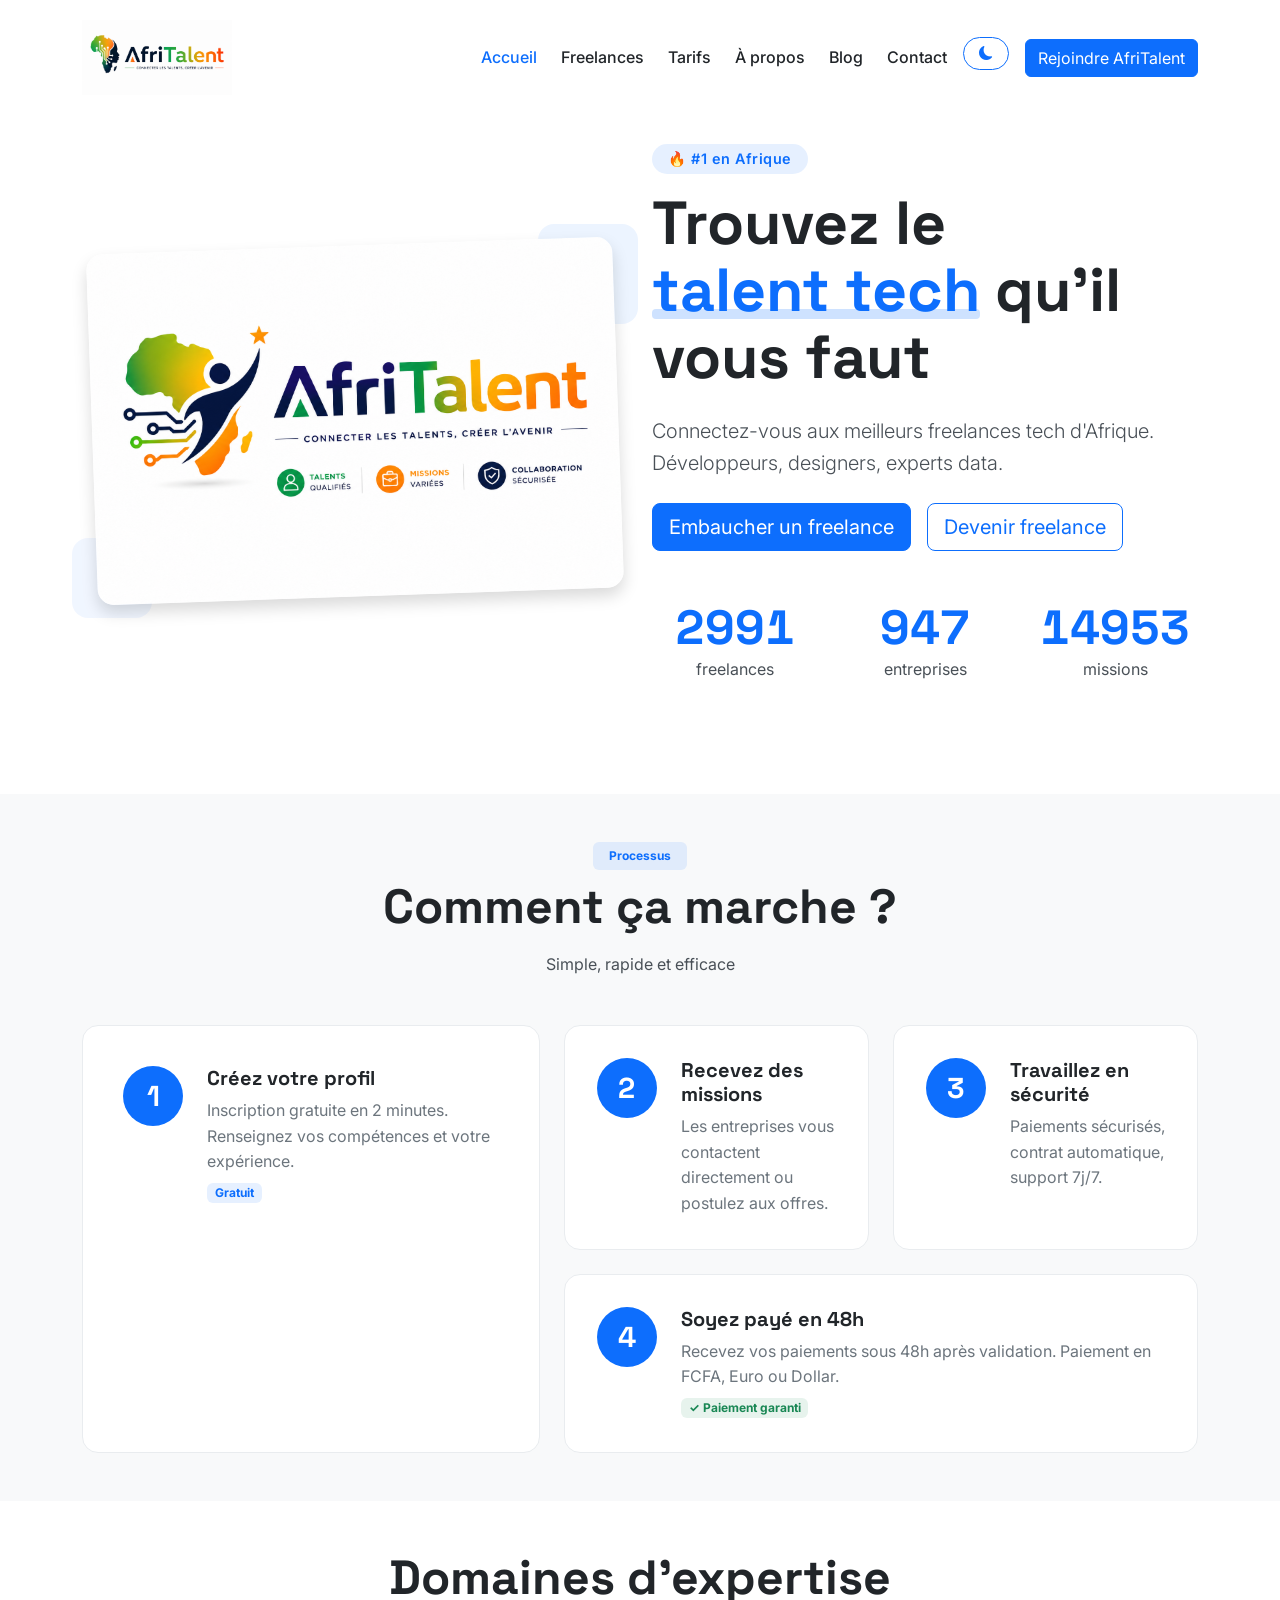
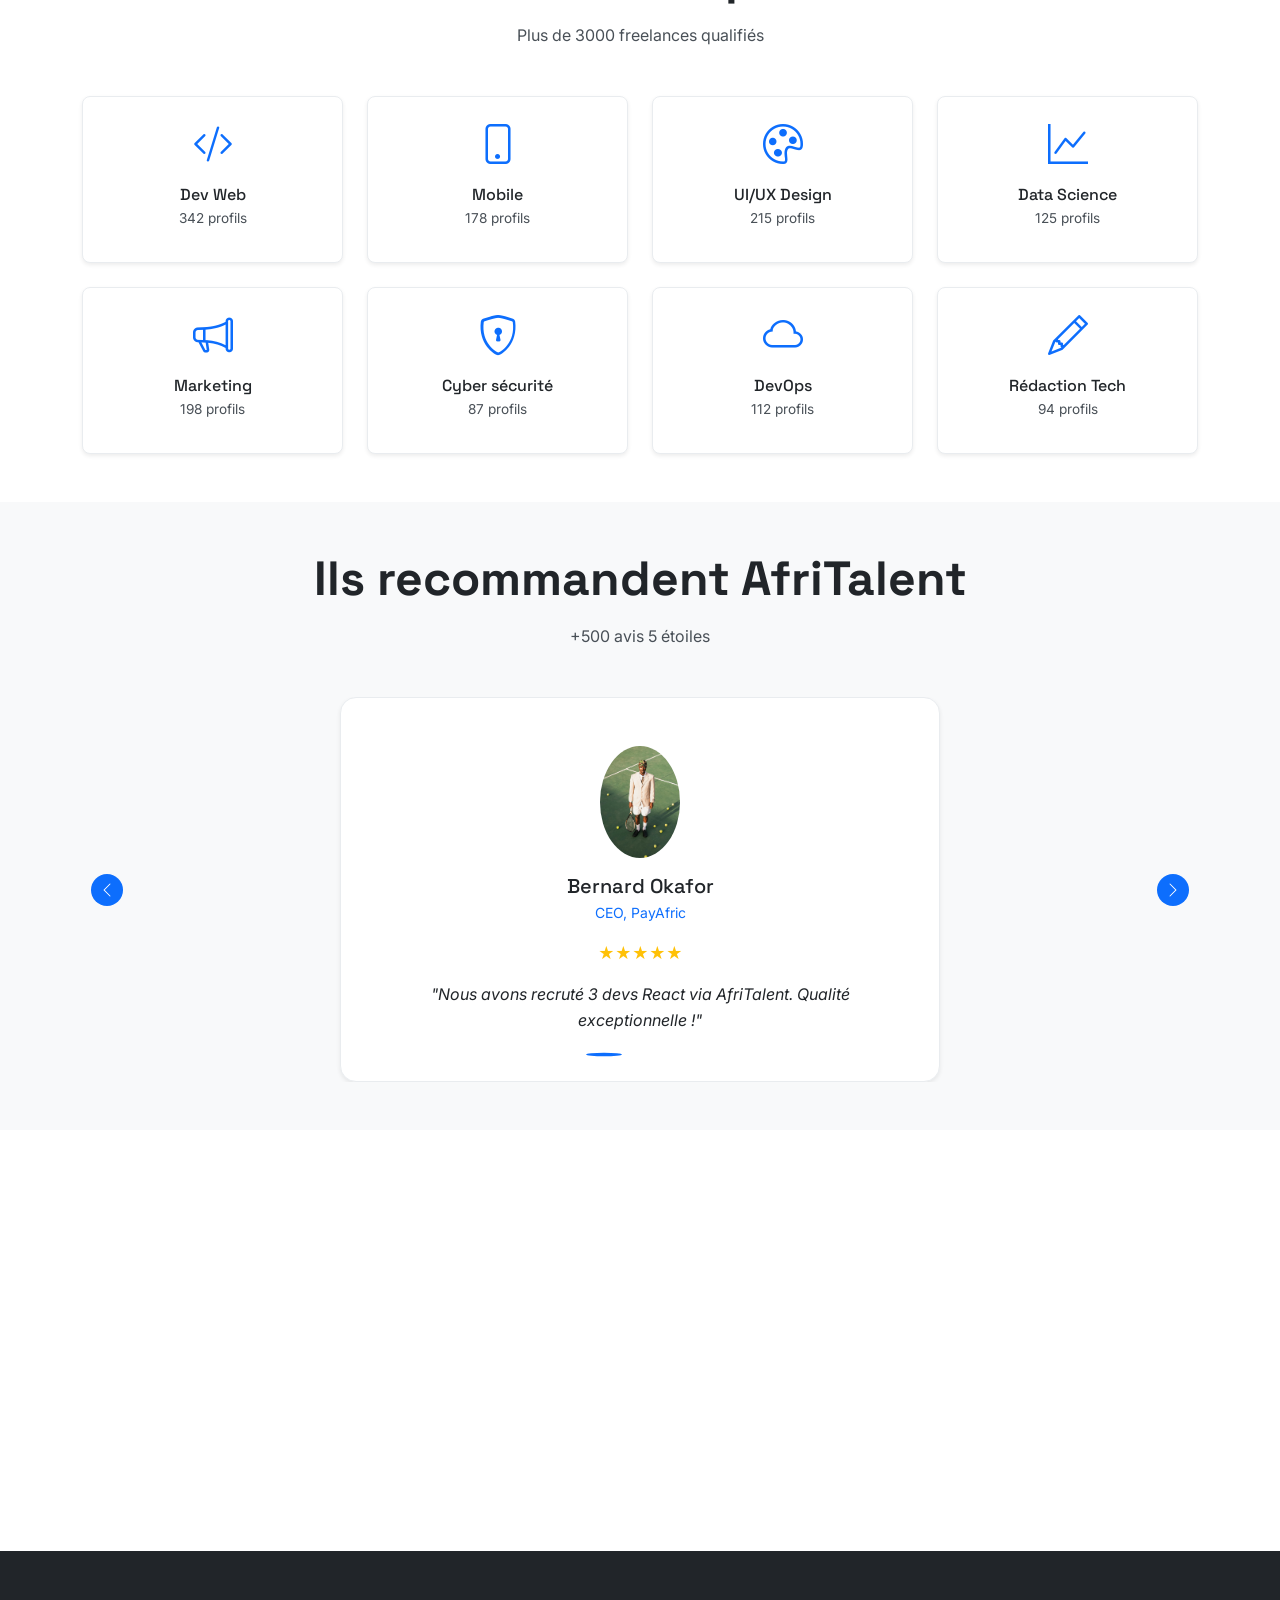
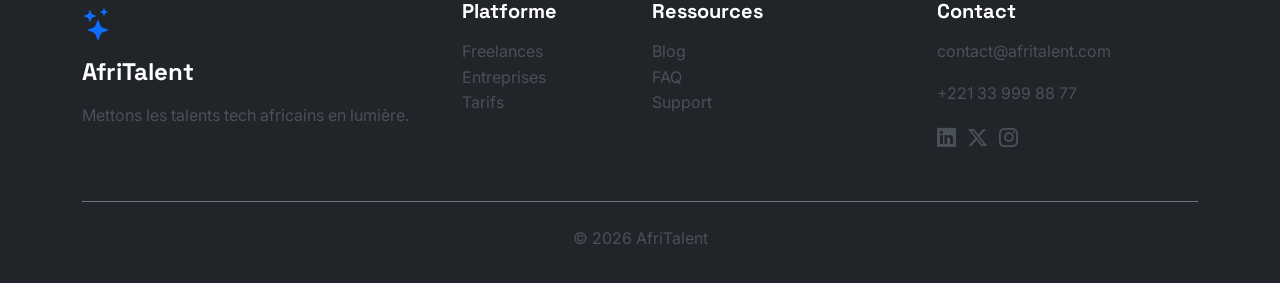
<file: index.html>
<!DOCTYPE html>
<html lang="fr">

<head>
    <meta charset="UTF-8">
    <meta name="viewport" content="width=device-width, initial-scale=1.0">
    <title>AfriTalent </title>
    <link href="https://cdn.jsdelivr.net/npm/bootstrap@5.3.0/dist/css/bootstrap.min.css" rel="stylesheet">
    <link rel="stylesheet" href="https://cdn.jsdelivr.net/npm/bootstrap-icons@1.11.3/font/bootstrap-icons.min.css">
    <link
        href="https://fonts.googleapis.com/css2?family=Inter:wght@400;500;600;700;800&family=Space+Grotesk:wght@400;500;600;700&display=swap"
        rel="stylesheet">
    <link rel="stylesheet" href="css/style.css">
</head>

<body>
    <!-- ========== HEADER / NAVBAR ========== -->
    <header>
        <nav class="navbar navbar-expand-lg fixed-top bg-white">
            <div class="container">
                <a class="navbar-brand fw-bold text-primary" href="index.html"><img src="image/logo.png" width="150"
                        alt="Logo AfriTalent"></a>
                <button class="navbar-toggler" type="button" data-bs-toggle="collapse" data-bs-target="#navbarNav">
                    <span class="navbar-toggler-icon"></span>
                </button>
                <div class="collapse navbar-collapse" id="navbarNav">
                    <ul class="navbar-nav ms-auto gap-2">
                        <li class="nav-item"><a class="nav-link active" href="index.html">Accueil</a></li>
                        <li class="nav-item"><a class="nav-link" href="freelances.html">Freelances</a></li>
                        <li class="nav-item"><a class="nav-link" href="tarifs.html">Tarifs</a></li>
                        <li class="nav-item"><a class="nav-link" href="about.html">À propos</a></li>
                        <li class="nav-item"><a class="nav-link" href="blog.html">Blog</a></li>
                        <li class="nav-item"><a class="nav-link" href="contact.html">Contact</a></li>
                    </ul>
                    <a href="#" class="btn btn-primary ms-3">Rejoindre AfriTalent</a>
                </div>
            </div>
        </nav>
    </header>

    <!-- ========== MAIN ========== -->
    <main>

        <!-- SECTION HERO - disposition inversée (image à gauche, texte à droite) -->
<section class="hero py-5 mt-5">
    <div class="container py-5">
        <div class="row align-items-center">
            <div class="col-lg-6 order-lg-0 order-1">
                <div class="hero-image-wrapper">
                    <img src="image/image1.png" class="img-fluid rounded-4 shadow" alt="Illustration AfriTalent">
                </div>
            </div>
            <div class="col-lg-6 order-lg-1 order-0">
                <span class="badge bg-primary bg-opacity-10 text-primary mb-3 px-3 py-2">🔥 #1 en Afrique</span>
                <h1 class="display-3 fw-bold mb-4">Trouvez le <span class="text-primary">talent tech</span>
                    qu'il vous faut</h1>
                <p class="lead text-secondary mb-4">Connectez-vous aux meilleurs freelances tech d'Afrique.
                    Développeurs, designers, experts data.</p>
                <div class="d-flex gap-3 mb-5 flex-wrap">
                    <a href="contact.html" class="btn btn-primary btn-lg">Embaucher un freelance</a>
                    <a href="freelances.html" class="btn btn-outline-primary btn-lg">Devenir freelance</a>
                </div>
                <div class="row text-center">
                    <div class="col-4">
                        <div class="stat-number display-5 fw-bold text-primary">3000</div>
                        <p class="text-secondary">freelances</p>
                    </div>
                    <div class="col-4">
                        <div class="stat-number display-5 fw-bold text-primary">950</div>
                        <p class="text-secondary">entreprises</p>
                    </div>
                    <div class="col-4">
                        <div class="stat-number display-5 fw-bold text-primary">15000</div>
                        <p class="text-secondary">missions</p>
                    </div>
                </div>
            </div>
        </div>
    </div>
</section>

        <!-- SECTION COMMENT ÇA MARCHE - BENTO GRID -->
        <section class="how-it-works py-5 bg-light">
            <div class="container">
                <div class="text-center mb-5">
                    <span class="badge bg-primary bg-opacity-10 text-primary px-3 py-2">Processus</span>
                    <h2 class="display-5 fw-bold mt-2">Comment ça marche ?</h2>
                    <p class="text-secondary">Simple, rapide et efficace</p>
                </div>

                <div class="bento-grid">
                    <div class="bento-item">
                        <div class="step-number">1</div>
                        <div>
                            <h3>Créez votre profil</h3>
                            <p>Inscription gratuite en 2 minutes. Renseignez vos compétences et votre expérience.</p>
                            <span class="badge bg-primary bg-opacity-10 text-primary mt-2">Gratuit</span>
                        </div>
                    </div>

                    <div class="bento-item">
                        <div class="step-number">2</div>
                        <div>
                            <h3>Recevez des missions</h3>
                            <p>Les entreprises vous contactent directement ou postulez aux offres.</p>
                        </div>
                    </div>

                    <div class="bento-item">
                        <div class="step-number">3</div>
                        <div>
                            <h3>Travaillez en sécurité</h3>
                            <p>Paiements sécurisés, contrat automatique, support 7j/7.</p>
                        </div>
                    </div>

                    <div class="bento-item">
                        <div class="step-number">4</div>
                        <div>
                            <h3>Soyez payé en 48h</h3>
                            <p>Recevez vos paiements sous 48h après validation. Paiement en FCFA, Euro ou Dollar.</p>
                            <span class="badge bg-success bg-opacity-10 text-success mt-2">✓ Paiement garanti</span>
                        </div>
                    </div>
                </div>
            </div>
        </section>

        <!-- SECTION CATÉGORIES - disposition modifiée avec rôles inversés -->
        <section class="categories py-5">
            <div class="container">
                <div class="text-center mb-5">
                    <h2 class="display-5 fw-bold">Domaines d'expertise</h2>
                    <p class="text-secondary">Plus de 3000 freelances qualifiés</p>
                </div>
                <div class="row g-4">
                    <div class="col-md-3 col-6">
                        <div class="category-card text-center p-3 bg-white rounded-3 shadow-sm">
                            <i class="bi bi-code-slash fs-1 text-primary"></i>
                            <h3 class="h6 mt-2">Dev Web</h3>
                            <p class="small text-secondary">342 profils</p>
                        </div>
                    </div>
                    <div class="col-md-3 col-6">
                        <div class="category-card text-center p-3 bg-white rounded-3 shadow-sm">
                            <i class="bi bi-phone fs-1 text-primary"></i>
                            <h3 class="h6 mt-2">Mobile</h3>
                            <p class="small text-secondary">178 profils</p>
                        </div>
                    </div>
                    <div class="col-md-3 col-6">
                        <div class="category-card text-center p-3 bg-white rounded-3 shadow-sm">
                            <i class="bi bi-palette fs-1 text-primary"></i>
                            <h3 class="h6 mt-2">UI/UX Design</h3>
                            <p class="small text-secondary">215 profils</p>
                        </div>
                    </div>
                    <div class="col-md-3 col-6">
                        <div class="category-card text-center p-3 bg-white rounded-3 shadow-sm">
                            <i class="bi bi-graph-up fs-1 text-primary"></i>
                            <h3 class="h6 mt-2">Data Science</h3>
                            <p class="small text-secondary">125 profils</p>
                        </div>
                    </div>
                    <div class="col-md-3 col-6">
                        <div class="category-card text-center p-3 bg-white rounded-3 shadow-sm">
                            <i class="bi bi-megaphone fs-1 text-primary"></i>
                            <h3 class="h6 mt-2">Marketing</h3>
                            <p class="small text-secondary">198 profils</p>
                        </div>
                    </div>
                    <div class="col-md-3 col-6">
                        <div class="category-card text-center p-3 bg-white rounded-3 shadow-sm">
                            <i class="bi bi-shield-lock fs-1 text-primary"></i>
                            <h3 class="h6 mt-2">Cyber sécurité</h3>
                            <p class="small text-secondary">87 profils</p>
                        </div>
                    </div>
                    <div class="col-md-3 col-6">
                        <div class="category-card text-center p-3 bg-white rounded-3 shadow-sm">
                            <i class="bi bi-cloud fs-1 text-primary"></i>
                            <h3 class="h6 mt-2">DevOps</h3>
                            <p class="small text-secondary">112 profils</p>
                        </div>
                    </div>
                    <div class="col-md-3 col-6">
                        <div class="category-card text-center p-3 bg-white rounded-3 shadow-sm">
                            <i class="bi bi-pencil fs-1 text-primary"></i>
                            <h3 class="h6 mt-2">Rédaction Tech</h3>
                            <p class="small text-secondary">94 profils</p>
                        </div>
                    </div>
                </div>
            </div>
        </section>
        <!-- SECTION TÉMOIGNAGES - CAROUSEL BOOTSTRAP -->
        <section class="testimonials py-5 bg-light">
            <div class="container">
                <div class="text-center mb-5">
                    <h2 class="display-5 fw-bold">Ils recommandent AfriTalent</h2>
                    <p class="text-secondary">+500 avis 5 étoiles</p>
                </div>

                <!-- CAROUSEL BOOTSTRAP -->
                <div id="testimonialsCarousel" class="carousel slide" data-bs-ride="carousel">
                    <!-- Indicateurs (points en bas) -->
                    <div class="carousel-indicators">
                        <button type="button" data-bs-target="#testimonialsCarousel" data-bs-slide-to="0" class="active"
                            aria-current="true" aria-label="Témoignage 1"></button>
                        <button type="button" data-bs-target="#testimonialsCarousel" data-bs-slide-to="1"
                            aria-label="Témoignage 2"></button>
                        <button type="button" data-bs-target="#testimonialsCarousel" data-bs-slide-to="2"
                            aria-label="Témoignage 3"></button>
                    </div>

                    <!-- Slides du carousel -->
                    <div class="carousel-inner">

                        <!-- Slide 1 -->
                        <div class="carousel-item active">
                            <div class="row justify-content-center">
                                <div class="col-md-8">
                                    <div class="testimonial-card bg-white p-5 rounded-4 shadow-sm text-center mx-auto"
                                        style="max-width: 600px;">
                                        <img src="./image/bernardakafor.jpg" alt="Bernard Okafor"
                                            class="rounded-circle mb-3" width="80" height="80">
                                        <h3 class="h5 mb-1">Bernard Okafor</h3>
                                        <p class="text-primary small">CEO, PayAfric</p>
                                        <div class="text-warning mb-3">★★★★★</div>
                                        <p class="fst-italic mb-0">"Nous avons recruté 3 devs React via AfriTalent.
                                            Qualité exceptionnelle !"</p>
                                    </div>
                                </div>
                            </div>
                        </div>

                        <!-- Slide 2 -->
                        <div class="carousel-item">
                            <div class="row justify-content-center">
                                <div class="col-md-8">
                                    <div class="testimonial-card bg-white p-5 rounded-4 shadow-sm text-center mx-auto"
                                        style="max-width: 600px;">
                                        <img src="./image/fatimazahra.jpg" alt="Fatima Zahra"
                                            class="rounded-circle mb-3" width="80" height="80">
                                        <h3 class="h5 mb-1">Fatima Zahra</h3>
                                        <p class="text-primary small">Freelance UI/UX</p>
                                        <div class="text-warning mb-3">★★★★★</div>
                                        <p class="fst-italic mb-0">"J'ai trouvé des missions dès ma première semaine sur
                                            la plateforme."</p>
                                    </div>
                                </div>
                            </div>
                        </div>

                        <!-- Slide 3 -->
                        <div class="carousel-item">
                            <div class="row justify-content-center">
                                <div class="col-md-8">
                                    <div class="testimonial-card bg-white p-5 rounded-4 shadow-sm text-center mx-auto"
                                        style="max-width: 600px;">
                                        <img src="./image/mamadoudiallo.jpg" alt="Mamadou Diallo"
                                            class="rounded-circle mb-3" width="80" height="80">
                                        <h3 class="h5 mb-1">Mamadou Diallo</h3>
                                        <p class="text-primary small">CTO, BloomTech</p>
                                        <div class="text-warning mb-3">★★★★★</div>
                                        <p class="fst-italic mb-0">"Plateforme fiable, support réactif. Nous sommes
                                            devenus partenaires."</p>
                                    </div>
                                </div>
                            </div>
                        </div>
                    </div>

                    <!-- Boutons précédent / suivant -->
                    <button class="carousel-control-prev" type="button" data-bs-target="#testimonialsCarousel"
                        data-bs-slide="prev">
                        <span class="carousel-control-prev-icon bg-primary rounded-circle p-3"
                            aria-hidden="true"></span>
                        <span class="visually-hidden">Précédent</span>
                    </button>
                    <button class="carousel-control-next" type="button" data-bs-target="#testimonialsCarousel"
                        data-bs-slide="next">
                        <span class="carousel-control-next-icon bg-primary rounded-circle p-3"
                            aria-hidden="true"></span>
                        <span class="visually-hidden">Suivant</span>
                    </button>
                </div>
            </div>
        </section>

        <!-- SECTION CTA -->
        <section class="cta-section py-5 bg-primary text-white">
            <div class="container text-center py-5">
                <h2 class="display-5 fw-bold mb-3">Prêt à booster votre carrière ou votre entreprise ?</h2>
                <p class="mb-4">Rejoignez la plus grande communauté tech d'Afrique</p>
                <a href="#" class="btn btn-light btn-lg text-primary">Inscription gratuite</a>
            </div>
        </section>
    </main>

    <!-- ========== FOOTER ========== -->
    <footer class="bg-dark text-white pt-5 pb-3">
        <div class="container">
            <div class="row">
                <div class="col-md-4 mb-4">
                    <i class="bi bi-stars fs-2 text-primary"></i>
                    <h4 class="mt-2">AfriTalent</h4>
                    <p class="text-secondary">Mettons les talents tech africains en lumière.</p>
                </div>
                <div class="col-md-2 mb-4">
                    <h5>Platforme</h5>
                    <ul class="list-unstyled">
                        <li><a href="#" class="text-secondary text-decoration-none">Freelances</a></li>
                        <li><a href="#" class="text-secondary text-decoration-none">Entreprises</a></li>
                        <li><a href="#" class="text-secondary text-decoration-none">Tarifs</a></li>
                    </ul>
                </div>
                <div class="col-md-3 mb-4">
                    <h5>Ressources</h5>
                    <ul class="list-unstyled">
                        <li><a href="#" class="text-secondary text-decoration-none">Blog</a></li>
                        <li><a href="#" class="text-secondary text-decoration-none">FAQ</a></li>
                        <li><a href="#" class="text-secondary text-decoration-none">Support</a></li>
                    </ul>
                </div>
                <div class="col-md-3 mb-4">
    <h5>Contact</h5>
    <p class="text-secondary">contact@afritalent.com</p>
    <p class="text-secondary">+221 33 999 88 77</p>
    <div class="social-icons">
        <a href="#" class="text-secondary me-2"><i class="bi bi-linkedin"></i></a>
        <a href="#" class="text-secondary me-2"><i class="bi bi-twitter-x"></i></a>
        <a href="#" class="text-secondary"><i class="bi bi-instagram"></i></a>
    </div>
</div>
            </div>
            <div class="text-center pt-4 mt-4 border-top border-secondary">
                <p class="text-secondary">&copy; <span id="currentYear">2026</span> AfriTalent</p>
            </div>
        </div>
    </footer>

    <script src="https://cdn.jsdelivr.net/npm/bootstrap@5.3.0/dist/js/bootstrap.bundle.min.js"></script>
    <script src="js/main.js"></script>
</body>

</html>
</file>
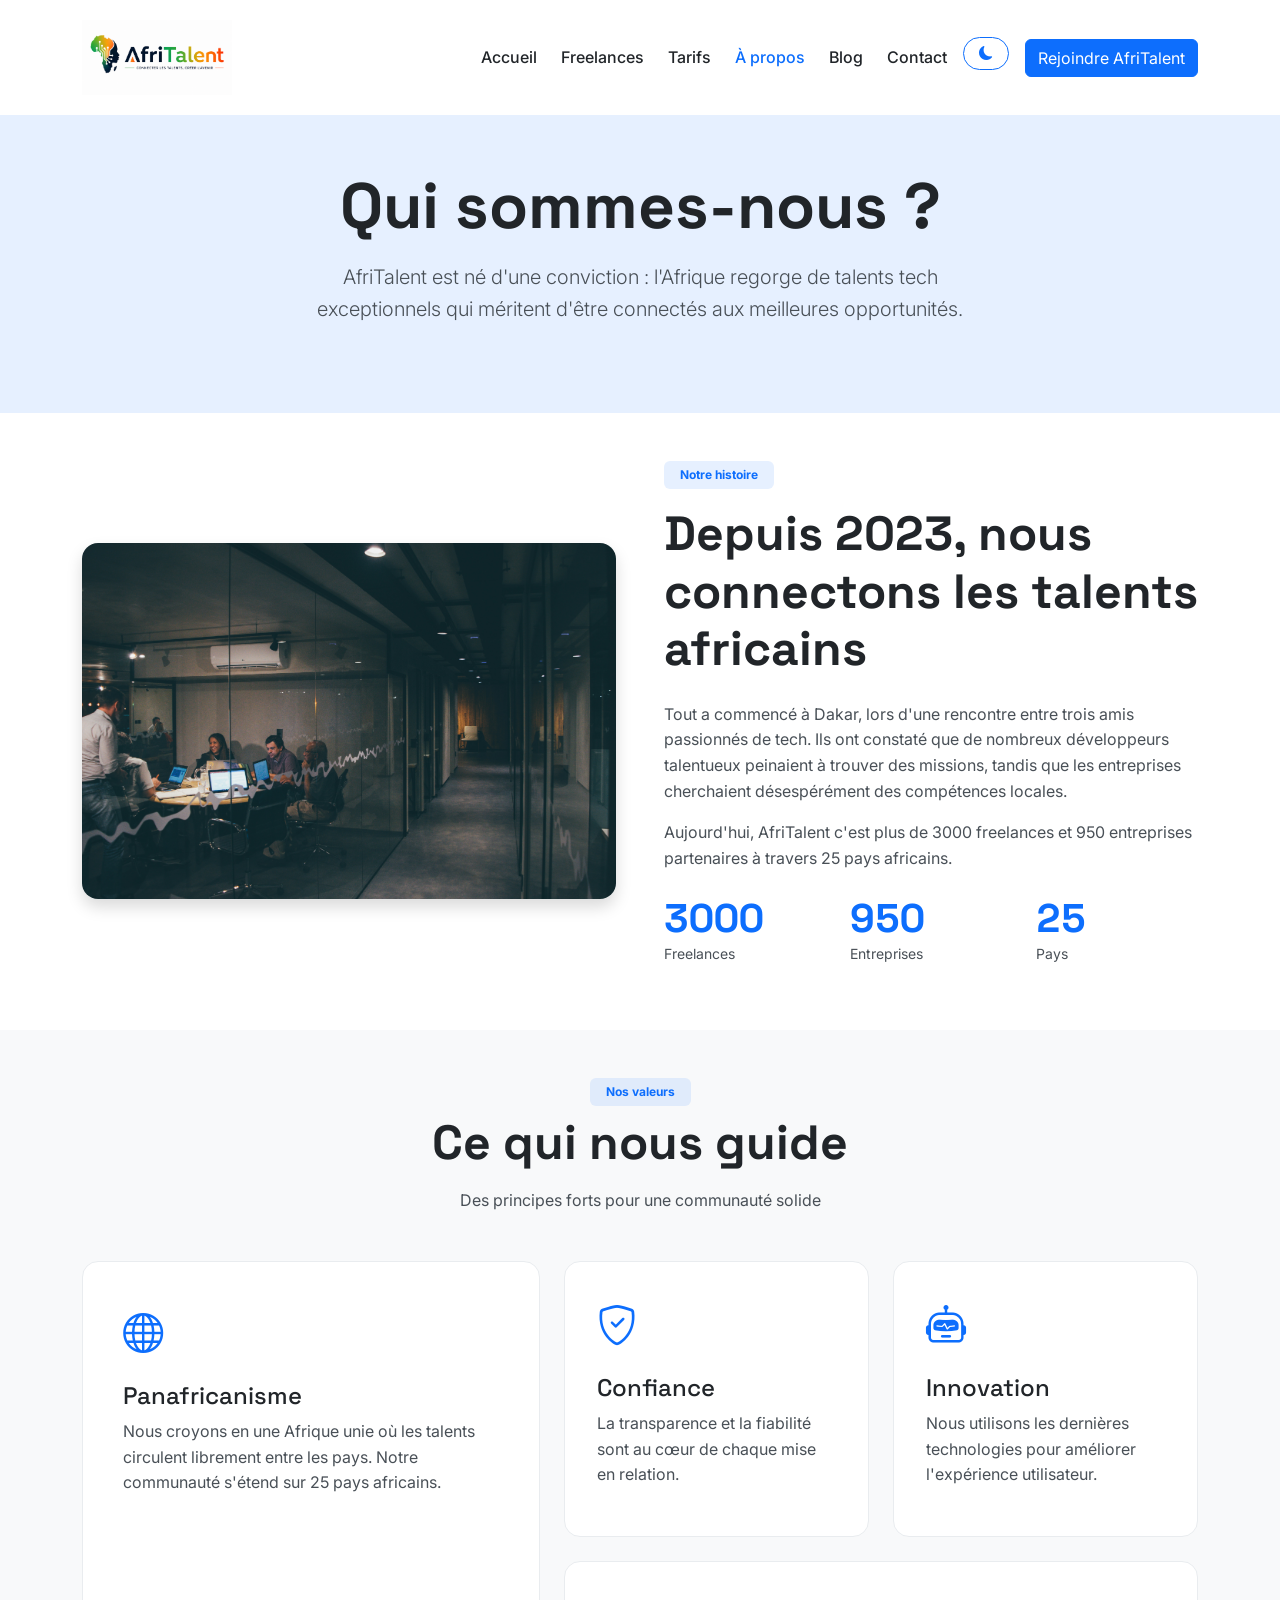
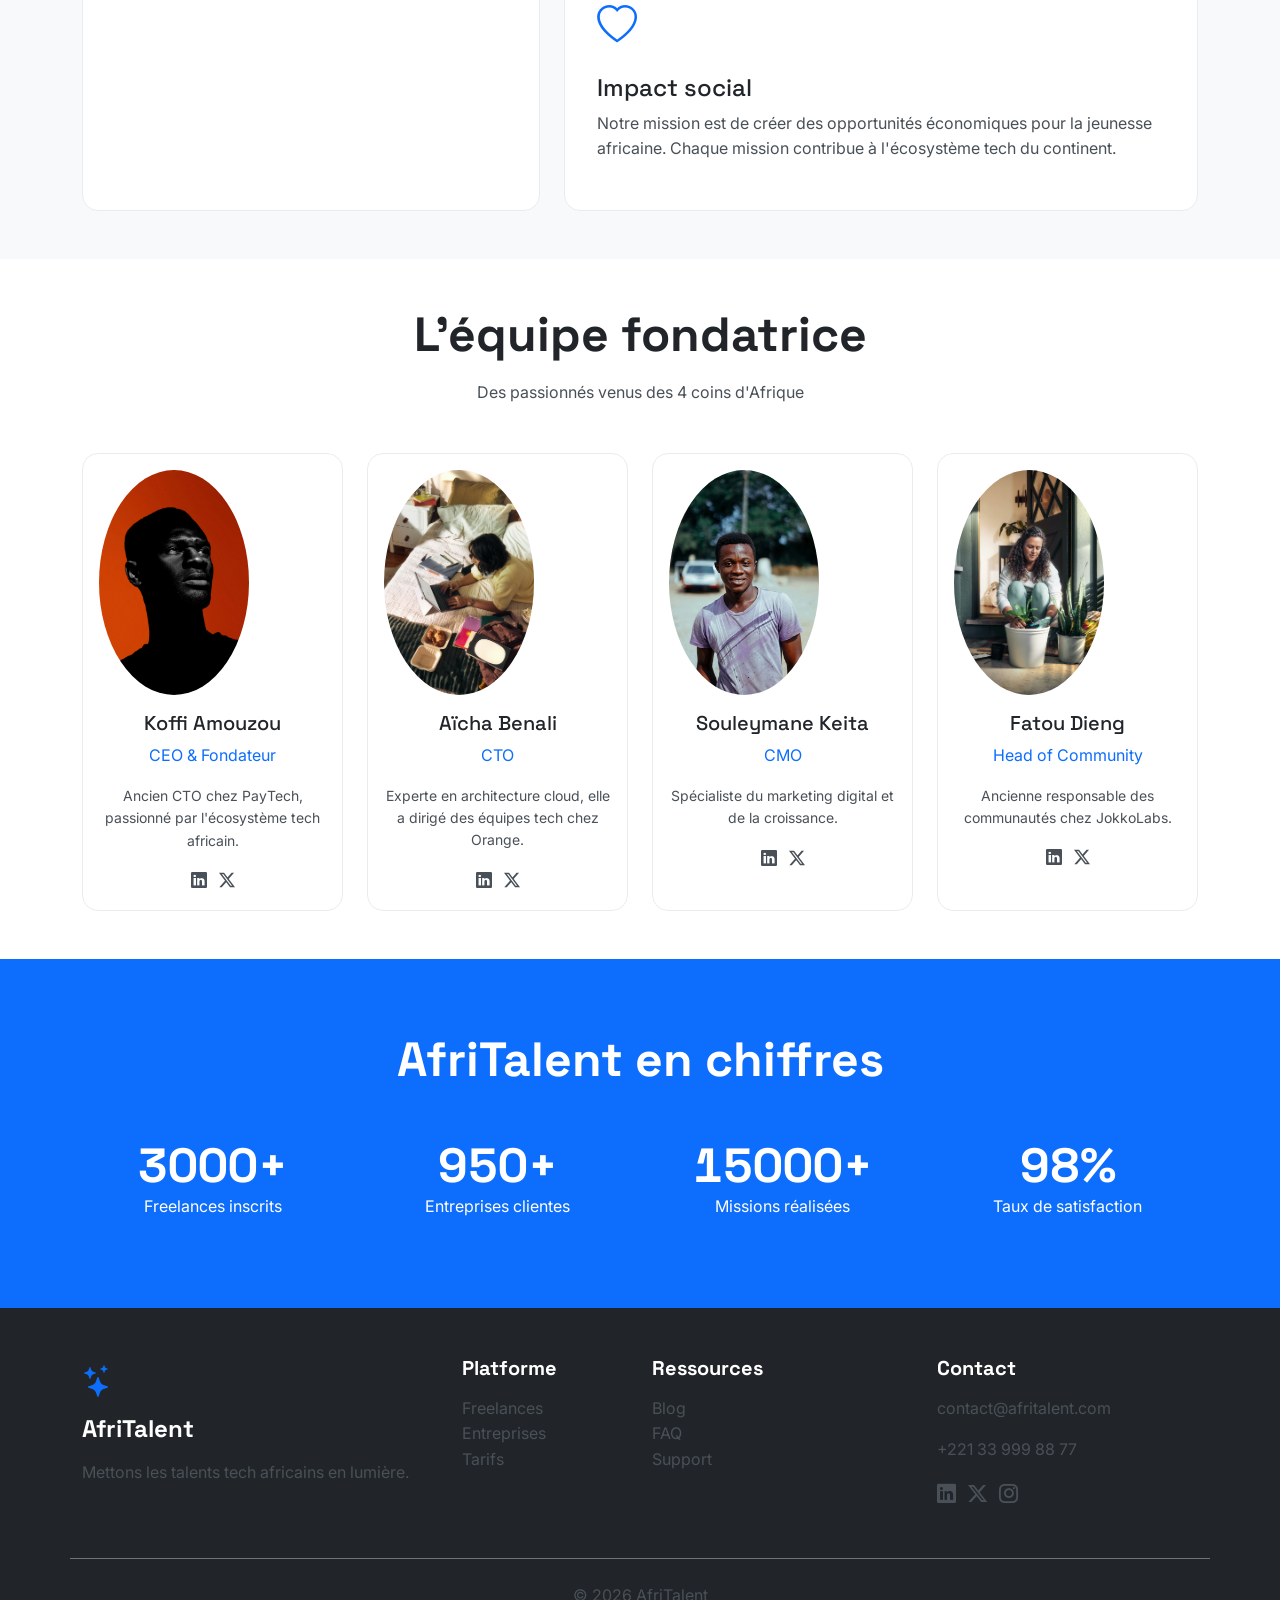
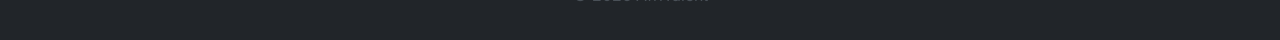
<file: about.html>
<!DOCTYPE html>
<html lang="fr">
<head>
    <meta charset="UTF-8">
    <meta name="viewport" content="width=device-width, initial-scale=1.0">
    <title>AfriTalent </title>
    <link href="https://cdn.jsdelivr.net/npm/bootstrap@5.3.0/dist/css/bootstrap.min.css" rel="stylesheet">
    <link rel="stylesheet" href="https://cdn.jsdelivr.net/npm/bootstrap-icons@1.11.3/font/bootstrap-icons.min.css">
    <link href="https://fonts.googleapis.com/css2?family=Inter:wght@400;500;600;700;800&family=Space+Grotesk:wght@400;500;600;700&display=swap" rel="stylesheet">
    <link rel="stylesheet" href="css/style.css">
</head>
<body>
      <header>
        <nav class="navbar navbar-expand-lg fixed-top bg-white">
            <div class="container">
                <a class="navbar-brand fw-bold text-primary" href="index.html"><img src="image/logo.png" width="150" alt="Logo AfriTalent"></a>
                <button class="navbar-toggler" type="button" data-bs-toggle="collapse" data-bs-target="#navbarNav">
                    <span class="navbar-toggler-icon"></span>
                </button>
                <div class="collapse navbar-collapse" id="navbarNav">
                    <ul class="navbar-nav ms-auto gap-2">
                        <li class="nav-item"><a class="nav-link" href="index.html">Accueil</a></li>
                        <li class="nav-item"><a class="nav-link" href="freelances.html">Freelances</a></li>
                        <li class="nav-item"><a class="nav-link" href="tarifs.html">Tarifs</a></li>
                        <li class="nav-item"><a class="nav-link active" href="about.html">À propos</a></li>
                        <li class="nav-item"><a class="nav-link" href="blog.html">Blog</a></li>
                        <li class="nav-item"><a class="nav-link" href="contact.html">Contact</a></li>
                    </ul>
                    <a href="#" class="btn btn-primary ms-3">Rejoindre AfriTalent</a>
                </div>
            </div>
        </nav>
    </header>

    <main class="mt-5 pt-5">

        <!-- SECTION HERO À PROPOS -->
        <section class="about-hero py-5 bg-primary bg-opacity-10 fade-section">
            <div class="container py-4">
                <div class="text-center">
                    <h1 class="display-3 fw-bold">Qui sommes-nous ?</h1>
                    <p class="lead text-secondary mx-auto" style="max-width: 700px;">AfriTalent est né d'une conviction : l'Afrique regorge de talents tech exceptionnels qui méritent d'être connectés aux meilleures opportunités.</p>
                </div>
            </div>
        </section>

        <!-- SECTION NOTRE HISTOIRE - disposition alternée -->
        <section class="history py-5 fade-section">
            <div class="container">
                <div class="row align-items-center g-5">
                    <div class="col-lg-6">
                        <img src="./image/desgensaub.jpg" alt="Équipe AfriTalent" class="img-fluid rounded-4 shadow">
                    </div>
                    <div class="col-lg-6">
                        <span class="badge bg-primary bg-opacity-10 text-primary mb-3 px-3 py-2">Notre histoire</span>
                        <h2 class="display-5 fw-bold mb-4">Depuis 2023, nous connectons les talents africains</h2>
                        <p class="text-secondary">Tout a commencé à Dakar, lors d'une rencontre entre trois amis passionnés de tech. Ils ont constaté que de nombreux développeurs talentueux peinaient à trouver des missions, tandis que les entreprises cherchaient désespérément des compétences locales.</p>
                        <p class="text-secondary mt-3">Aujourd'hui, AfriTalent c'est plus de 3000 freelances et 950 entreprises partenaires à travers 25 pays africains.</p>
                        <div class="row mt-4">
                            <div class="col-4">
                                <div class="stat-number display-6 fw-bold text-primary">3000+</div>
                                <p class="small text-secondary">Freelances</p>
                            </div>
                            <div class="col-4">
                                <div class="stat-number display-6 fw-bold text-primary">950+</div>
                                <p class="small text-secondary">Entreprises</p>
                            </div>
                            <div class="col-4">
                                <div class="stat-number display-6 fw-bold text-primary">25</div>
                                <p class="small text-secondary">Pays</p>
                            </div>
                        </div>
                    </div>
                </div>
            </div>
        </section>

      <!-- SECTION NOS VALEURS - BENTO GRID -->
<section class="values py-5 bg-light fade-section">
    <div class="container">
        <div class="text-center mb-5">
            <span class="badge bg-primary bg-opacity-10 text-primary px-3 py-2">Nos valeurs</span>
            <h2 class="display-5 fw-bold mt-2">Ce qui nous guide</h2>
            <p class="text-secondary">Des principes forts pour une communauté solide</p>
        </div>

        <!-- BENTO GRID -->
        <div class="bento-grid values-grid">
            <!-- Valeur 1 - Grande -->
            <div class="bento-item bento-large">
                <div>
                    <i class="bi bi-globe fs-1 text-primary"></i>
                    <h3 class="h4 mt-3">Panafricanisme</h3>
                    <p class="text-secondary">Nous croyons en une Afrique unie où les talents circulent librement entre les pays. Notre communauté s'étend sur 25 pays africains.</p>
                </div>
            </div>

            <!-- Valeur 2 -->
            <div class="bento-item">
                <div>
                    <i class="bi bi-shield-check fs-1 text-primary"></i>
                    <h3 class="h4 mt-3">Confiance</h3>
                    <p class="text-secondary">La transparence et la fiabilité sont au cœur de chaque mise en relation.</p>
                </div>
            </div>

            <!-- Valeur 3 -->
            <div class="bento-item">
                <div>
                    <i class="bi bi-robot fs-1 text-primary"></i>
                    <h3 class="h4 mt-3">Innovation</h3>
                    <p class="text-secondary">Nous utilisons les dernières technologies pour améliorer l'expérience utilisateur.</p>
                </div>
            </div>

            <!-- Valeur 4 - Large en bas -->
            <div class="bento-item bento-wide">
                <div>
                    <i class="bi bi-heart fs-1 text-primary"></i>
                    <h3 class="h4 mt-3">Impact social</h3>
                    <p class="text-secondary">Notre mission est de créer des opportunités économiques pour la jeunesse africaine. Chaque mission contribue à l'écosystème tech du continent.</p>
                </div>
            </div>
        </div>
    </div>
</section>
        <!-- SECTION L'ÉQUIPE - disposition grille 2x2 -->
        <section class="team py-5 fade-section">
            <div class="container">
                <div class="text-center mb-5">
                    <h2 class="display-5 fw-bold">L'équipe fondatrice</h2>
                    <p class="text-secondary">Des passionnés venus des 4 coins d'Afrique</p>
                </div>
                <div class="row g-4">
                    <div class="col-md-6 col-lg-3">
                        <div class="card team-card text-center p-3 h-100">
                            <img src="./image/koffiamouzo.jpg" alt="Portrait de Koffi" class="rounded-circle mb-3" width="150" height="150">
                            <h3 class="h5">Koffi Amouzou</h3>
                            <p class="text-primary">CEO & Fondateur</p>
                            <p class="small text-secondary">Ancien CTO chez PayTech, passionné par l'écosystème tech africain.</p>
                            <div class="social-links">
                                <a href="#" class="text-secondary me-2"><i class="bi bi-linkedin"></i></a>
                                <a href="#" class="text-secondary"><i class="bi bi-twitter-x"></i></a>
                            </div>
                        </div>
                    </div>
                    <div class="col-md-6 col-lg-3">
                        <div class="card team-card text-center p-3 h-100">
                            <img src="./image/aichabenali.jpg" alt="Portrait de Aïcha" class="rounded-circle mb-3" width="150" height="150">
                            <h3 class="h5">Aïcha Benali</h3>
                            <p class="text-primary">CTO</p>
                            <p class="small text-secondary">Experte en architecture cloud, elle a dirigé des équipes tech chez Orange.</p>
                            <div class="social-links">
                                <a href="#" class="text-secondary me-2"><i class="bi bi-linkedin"></i></a>
                                <a href="#" class="text-secondary"><i class="bi bi-twitter-x"></i></a>
                            </div>
                        </div>
                    </div>
                    <div class="col-md-6 col-lg-3">
                        <div class="card team-card text-center p-3 h-100">
                            <img src="./image/souleymanekeyta.jpg" alt="Portrait de Souleymane" class="rounded-circle mb-3" width="150" height="150">
                            <h3 class="h5">Souleymane Keita</h3>
                            <p class="text-primary">CMO</p>
                            <p class="small text-secondary">Spécialiste du marketing digital et de la croissance.</p>
                            <div class="social-links">
                                <a href="#" class="text-secondary me-2"><i class="bi bi-linkedin"></i></a>
                                <a href="#" class="text-secondary"><i class="bi bi-twitter-x"></i></a>
                            </div>
                        </div>
                    </div>
                    <div class="col-md-6 col-lg-3">
                        <div class="card team-card text-center p-3 h-100">
                            <img src="./image/fatoudieng.jpg" alt="Portrait de Fatou" class="rounded-circle mb-3" width="150" height="150">
                            <h3 class="h5">Fatou Dieng</h3>
                            <p class="text-primary">Head of Community</p>
                            <p class="small text-secondary">Ancienne responsable des communautés chez JokkoLabs.</p>
                            <div class="social-links">
                                <a href="#" class="text-secondary me-2"><i class="bi bi-linkedin"></i></a>
                                <a href="#" class="text-secondary"><i class="bi bi-twitter-x"></i></a>
                            </div>
                        </div>
                    </div>
                </div>
            </div>
        </section>

        <!-- SECTION CHIFFRES CLÉS -->
        <section class="stats-section py-5 bg-primary text-white fade-section">
            <div class="container text-center py-4">
                <h2 class="display-5 fw-bold mb-5">AfriTalent en chiffres</h2>
                <div class="row">
                    <div class="col-md-3">
                        <div class="stat-number display-2 fw-bold">3000+</div>
                        <p>Freelances inscrits</p>
                    </div>
                    <div class="col-md-3">
                        <div class="stat-number display-2 fw-bold">950+</div>
                        <p>Entreprises clientes</p>
                    </div>
                    <div class="col-md-3">
                        <div class="stat-number display-2 fw-bold">15000+</div>
                        <p>Missions réalisées</p>
                    </div>
                    <div class="col-md-3">
                        <div class="stat-number display-2 fw-bold">98%</div>
                        <p>Taux de satisfaction</p>
                    </div>
                </div>
            </div>
        </section>
    </main>

    <footer class="bg-dark text-white pt-5 pb-3">
        <div class="container">
            <div class="row">
                <div class="col-md-4 mb-4">
                    <i class="bi bi-stars fs-2 text-primary"></i>
                    <h4 class="mt-2">AfriTalent</h4>
                    <p class="text-secondary">Mettons les talents tech africains en lumière.</p>
                </div>
                <div class="col-md-2 mb-4">
                    <h5>Platforme</h5>
                    <ul class="list-unstyled">
                        <li><a href="#" class="text-secondary text-decoration-none">Freelances</a></li>
                        <li><a href="#" class="text-secondary text-decoration-none">Entreprises</a></li>
                        <li><a href="#" class="text-secondary text-decoration-none">Tarifs</a></li>
                    </ul>
                </div>
                <div class="col-md-3 mb-4">
                    <h5>Ressources</h5>
                    <ul class="list-unstyled">
                        <li><a href="#" class="text-secondary text-decoration-none">Blog</a></li>
                        <li><a href="#" class="text-secondary text-decoration-none">FAQ</a></li>
                        <li><a href="#" class="text-secondary text-decoration-none">Support</a></li>
                    </ul>
                </div>
               <div class="col-md-3 mb-4">
    <h5>Contact</h5>
    <p class="text-secondary">contact@afritalent.com</p>
    <p class="text-secondary">+221 33 999 88 77</p>
    <div class="social-icons">
        <a href="#" class="text-secondary me-2"><i class="bi bi-linkedin"></i></a>
        <a href="#" class="text-secondary me-2"><i class="bi bi-twitter-x"></i></a>
        <a href="#" class="text-secondary"><i class="bi bi-instagram"></i></a>
    </div>
</div>
            <div class="text-center pt-4 mt-4 border-top border-secondary">
                <p class="text-secondary">&copy; <span id="currentYear">2026</span> AfriTalent</p>
            </div>
        </div>
    </footer>

    <script src="https://cdn.jsdelivr.net/npm/bootstrap@5.3.0/dist/js/bootstrap.bundle.min.js"></script>
    <script src="js/main.js"></script>
</body>
</html>
</file>
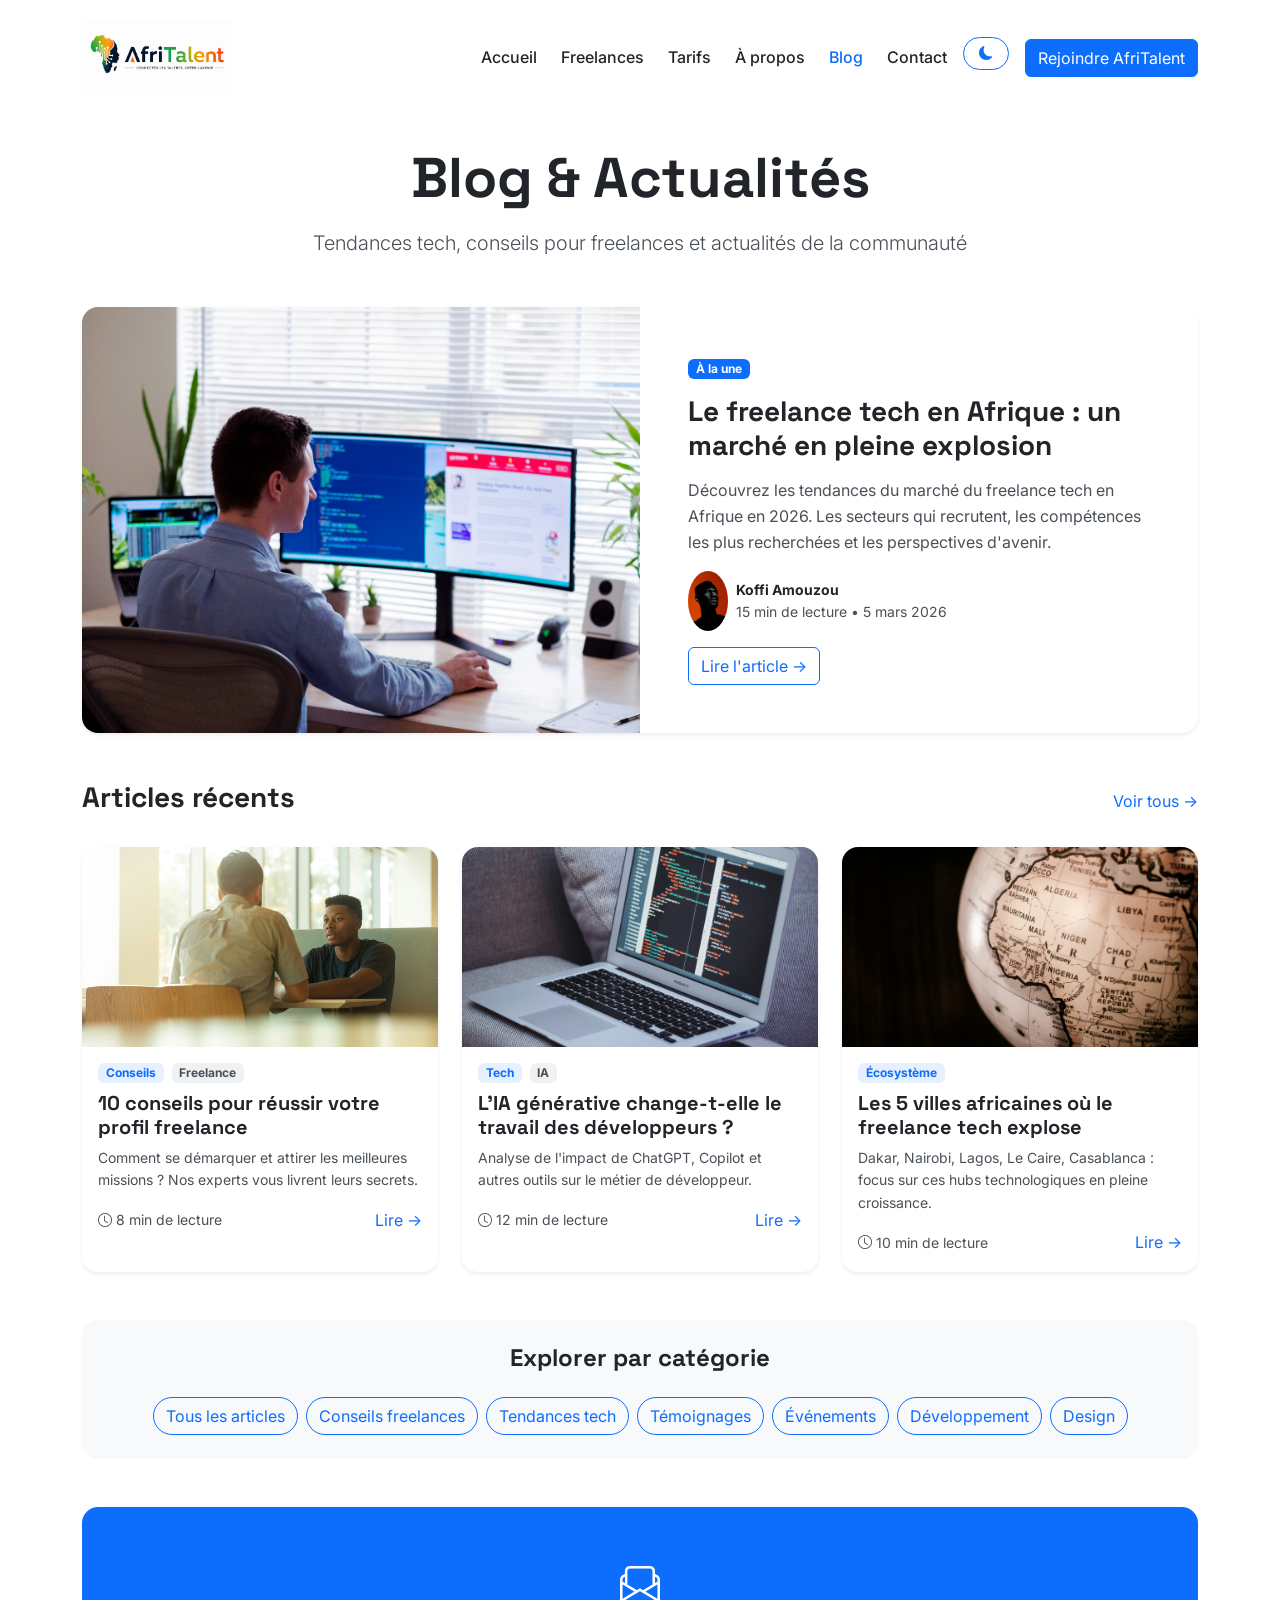
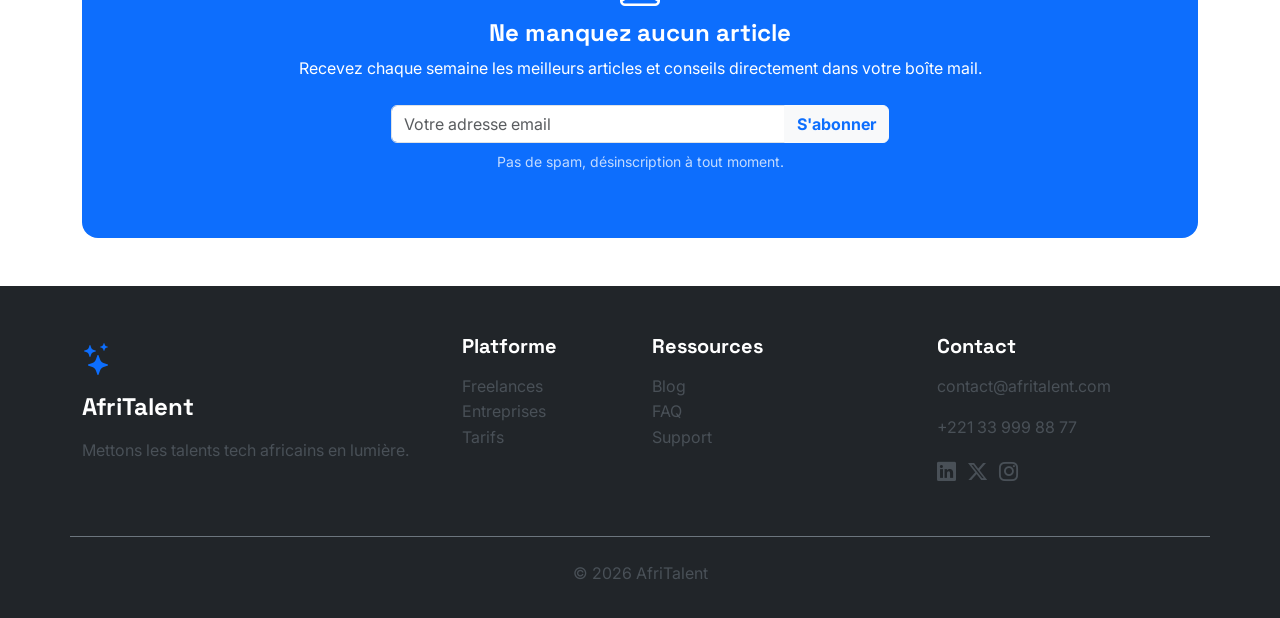
<file: blog.html>
<!DOCTYPE html>
<html lang="fr">
<head>
    <meta charset="UTF-8">
    <meta name="viewport" content="width=device-width, initial-scale=1.0">
    <title>AfriTalent </title>
    <link href="https://cdn.jsdelivr.net/npm/bootstrap@5.3.0/dist/css/bootstrap.min.css" rel="stylesheet">
    <link rel="stylesheet" href="https://cdn.jsdelivr.net/npm/bootstrap-icons@1.11.3/font/bootstrap-icons.min.css">
    <link href="https://fonts.googleapis.com/css2?family=Inter:wght@400;500;600;700;800&family=Space+Grotesk:wght@400;500;600;700&display=swap" rel="stylesheet">
    <link rel="stylesheet" href="css/style.css">
</head>
<body>
       <header>
        <nav class="navbar navbar-expand-lg fixed-top bg-white">
            <div class="container">
                <a class="navbar-brand fw-bold text-primary" href="index.html"><img src="image/logo.png" width="150" alt="Logo AfriTalent"></a>
                <button class="navbar-toggler" type="button" data-bs-toggle="collapse" data-bs-target="#navbarNav">
                    <span class="navbar-toggler-icon"></span>
                </button>
                <div class="collapse navbar-collapse" id="navbarNav">
                    <ul class="navbar-nav ms-auto gap-2">
                        <li class="nav-item"><a class="nav-link" href="index.html">Accueil</a></li>
                        <li class="nav-item"><a class="nav-link" href="freelances.html">Freelances</a></li>
                        <li class="nav-item"><a class="nav-link" href="tarifs.html">Tarifs</a></li>
                        <li class="nav-item"><a class="nav-link" href="about.html">À propos</a></li>
                        <li class="nav-item"><a class="nav-link active" href="blog.html">Blog</a></li>
                        <li class="nav-item"><a class="nav-link" href="contact.html">Contact</a></li>
                    </ul>
                    <a href="#" class="btn btn-primary ms-3">Rejoindre AfriTalent</a>
                </div>
            </div>
        </nav>
    </header>

    <main class="blog-page mt-5 pt-5">
        <div class="container py-5">

            <!-- EN-TÊTE DU BLOG -->
            <div class="text-center mb-5">
                <h1 class="display-4 fw-bold">Blog & Actualités</h1>
                <p class="lead text-secondary">Tendances tech, conseils pour freelances et actualités de la communauté</p>
            </div>

            <!-- ARTICLE À LA UNE -->
            <div class="featured-article mb-5">
                <div class="card border-0 shadow-sm rounded-4 overflow-hidden">
                    <div class="row g-0">
                        <div class="col-md-6">
                            <img src="./image/blog1.jpg" alt="Article à la une" class="img-fluid h-100 w-100" style="object-fit: cover; min-height: 300px;">
                        </div>
                        <div class="col-md-6">
                            <div class="card-body p-4 p-lg-5">
                                <span class="badge bg-primary mb-3">À la une</span>
                                <h2 class="h3 fw-bold">Le freelance tech en Afrique : un marché en pleine explosion</h2>
                                <p class="text-secondary my-3">Découvrez les tendances du marché du freelance tech en Afrique en 2026. Les secteurs qui recrutent, les compétences les plus recherchées et les perspectives d'avenir.</p>
                                <div class="d-flex align-items-center mb-3">
                                    <img src="./image/koffiamouzo.jpg" alt="Auteur" class="rounded-circle me-2" width="40" height="40">
                                    <div>
                                        <p class="mb-0 small fw-bold">Koffi Amouzou</p>
                                        <p class="mb-0 small text-secondary">15 min de lecture • 5 mars 2026</p>
                                    </div>
                                </div>
                                <a href="#" class="btn btn-outline-primary">Lire l'article →</a>
                            </div>
                        </div>
                    </div>
                </div>
            </div>

            <!-- ARTICLES RÉCENTS -->
            <div class="recent-articles mt-5">
                <div class="d-flex justify-content-between align-items-center mb-4">
                    <h2 class="h3 fw-bold">Articles récents</h2>
                    <a href="#" class="text-primary text-decoration-none">Voir tous →</a>
                </div>
                <div class="row g-4">
                    <!-- Article 1 -->
                    <div class="col-md-6 col-lg-4">
                        <div class="card h-100 border-0 shadow-sm rounded-4 overflow-hidden">
                            <img src="./image/blogconseil.jpg" alt="Article 1" class="card-img-top" style="height: 200px; object-fit: cover;">
                            <div class="card-body">
                                <div class="d-flex gap-2 mb-2">
                                    <span class="badge bg-primary bg-opacity-10 text-primary">Conseils</span>
                                    <span class="badge bg-secondary bg-opacity-10 text-secondary">Freelance</span>
                                </div>
                                <h3 class="h5 fw-bold">10 conseils pour réussir votre profil freelance</h3>
                                <p class="text-secondary small">Comment se démarquer et attirer les meilleures missions ? Nos experts vous livrent leurs secrets.</p>
                                <div class="d-flex justify-content-between align-items-center mt-3">
                                    <span class="small text-secondary"><i class="bi bi-clock"></i> 8 min de lecture</span>
                                    <a href="#" class="text-primary text-decoration-none">Lire →</a>
                                </div>
                            </div>
                        </div>
                    </div>

                    <!-- Article 2 -->
                    <div class="col-md-6 col-lg-4">
                        <div class="card h-100 border-0 shadow-sm rounded-4 overflow-hidden">
                            <img src="./image/blog2.jpg" alt="Article 2" class="card-img-top" style="height: 200px; object-fit: cover;">
                            <div class="card-body">
                                <div class="d-flex gap-2 mb-2">
                                    <span class="badge bg-primary bg-opacity-10 text-primary">Tech</span>
                                    <span class="badge bg-secondary bg-opacity-10 text-secondary">IA</span>
                                </div>
                                <h3 class="h5 fw-bold">L'IA générative change-t-elle le travail des développeurs ?</h3>
                                <p class="text-secondary small">Analyse de l'impact de ChatGPT, Copilot et autres outils sur le métier de développeur.</p>
                                <div class="d-flex justify-content-between align-items-center mt-3">
                                    <span class="small text-secondary"><i class="bi bi-clock"></i> 12 min de lecture</span>
                                    <a href="#" class="text-primary text-decoration-none">Lire →</a>
                                </div>
                            </div>
                        </div>
                    </div>

                    <!-- Article 3 -->
                    <div class="col-md-6 col-lg-4">
                        <div class="card h-100 border-0 shadow-sm rounded-4 overflow-hidden">
                            <img src="./image/blogafrik.jpg" alt="Article 3" class="card-img-top" style="height: 200px; object-fit: cover;">
                            <div class="card-body">
                                <div class="d-flex gap-2 mb-2">
                                    <span class="badge bg-primary bg-opacity-10 text-primary">Écosystème</span>
                                </div>
                                <h3 class="h5 fw-bold">Les 5 villes africaines où le freelance tech explose</h3>
                                <p class="text-secondary small">Dakar, Nairobi, Lagos, Le Caire, Casablanca : focus sur ces hubs technologiques en pleine croissance.</p>
                                <div class="d-flex justify-content-between align-items-center mt-3">
                                    <span class="small text-secondary"><i class="bi bi-clock"></i> 10 min de lecture</span>
                                    <a href="#" class="text-primary text-decoration-none">Lire →</a>
                                </div>
                            </div>
                        </div>
                    </div>
                </div>
            </div>

            <!-- CATÉGORIES DU BLOG -->
            <div class="blog-categories mt-5 py-4 bg-light rounded-4">
                <div class="text-center mb-4">
                    <h3 class="h4 fw-bold">Explorer par catégorie</h3>
                </div>
                <div class="d-flex flex-wrap justify-content-center gap-2">
                    <a href="#" class="btn btn-outline-primary rounded-pill">Tous les articles</a>
                    <a href="#" class="btn btn-outline-primary rounded-pill">Conseils freelances</a>
                    <a href="#" class="btn btn-outline-primary rounded-pill">Tendances tech</a>
                    <a href="#" class="btn btn-outline-primary rounded-pill">Témoignages</a>
                    <a href="#" class="btn btn-outline-primary rounded-pill">Événements</a>
                    <a href="#" class="btn btn-outline-primary rounded-pill">Développement</a>
                    <a href="#" class="btn btn-outline-primary rounded-pill">Design</a>
                </div>
            </div>

            <!-- NEWSLETTER -->
            <div class="newsletter mt-5 p-5 bg-primary text-white rounded-4 text-center">
                <i class="bi bi-envelope-paper fs-1 mb-3"></i>
                <h3 class="h4 fw-bold">Ne manquez aucun article</h3>
                <p class="mb-4">Recevez chaque semaine les meilleurs articles et conseils directement dans votre boîte mail.</p>
                <div class="row justify-content-center">
                    <div class="col-md-6">
                        <div class="input-group">
                            <input type="email" class="form-control" placeholder="Votre adresse email">
                            <button class="btn btn-light text-primary fw-bold">S'abonner</button>
                        </div>
                        <p class="small mt-2 opacity-75">Pas de spam, désinscription à tout moment.</p>
                    </div>
                </div>
            </div>
        </div>
    </main>

    <footer class="bg-dark text-white pt-5 pb-3">
        <div class="container">
            <div class="row">
                <div class="col-md-4 mb-4">
                    <i class="bi bi-stars fs-2 text-primary"></i>
                    <h4 class="mt-2">AfriTalent</h4>
                    <p class="text-secondary">Mettons les talents tech africains en lumière.</p>
                </div>
                <div class="col-md-2 mb-4">
                    <h5>Platforme</h5>
                    <ul class="list-unstyled">
                        <li><a href="#" class="text-secondary text-decoration-none">Freelances</a></li>
                        <li><a href="#" class="text-secondary text-decoration-none">Entreprises</a></li>
                        <li><a href="#" class="text-secondary text-decoration-none">Tarifs</a></li>
                    </ul>
                </div>
                <div class="col-md-3 mb-4">
                    <h5>Ressources</h5>
                    <ul class="list-unstyled">
                        <li><a href="#" class="text-secondary text-decoration-none">Blog</a></li>
                        <li><a href="#" class="text-secondary text-decoration-none">FAQ</a></li>
                        <li><a href="#" class="text-secondary text-decoration-none">Support</a></li>
                    </ul>
                </div>
               <div class="col-md-3 mb-4">
    <h5>Contact</h5>
    <p class="text-secondary">contact@afritalent.com</p>
    <p class="text-secondary">+221 33 999 88 77</p>
    <div class="social-icons">
        <a href="#" class="text-secondary me-2"><i class="bi bi-linkedin"></i></a>
        <a href="#" class="text-secondary me-2"><i class="bi bi-twitter-x"></i></a>
        <a href="#" class="text-secondary"><i class="bi bi-instagram"></i></a>
    </div>
</div>
            <div class="text-center pt-4 mt-4 border-top border-secondary">
                <p class="text-secondary">&copy; <span id="currentYear">2026</span> AfriTalent</p>
            </div>
        </div>
    </footer>

    <script src="https://cdn.jsdelivr.net/npm/bootstrap@5.3.0/dist/js/bootstrap.bundle.min.js"></script>
    <script src="js/main.js"></script>
</body>
</html>
</file>
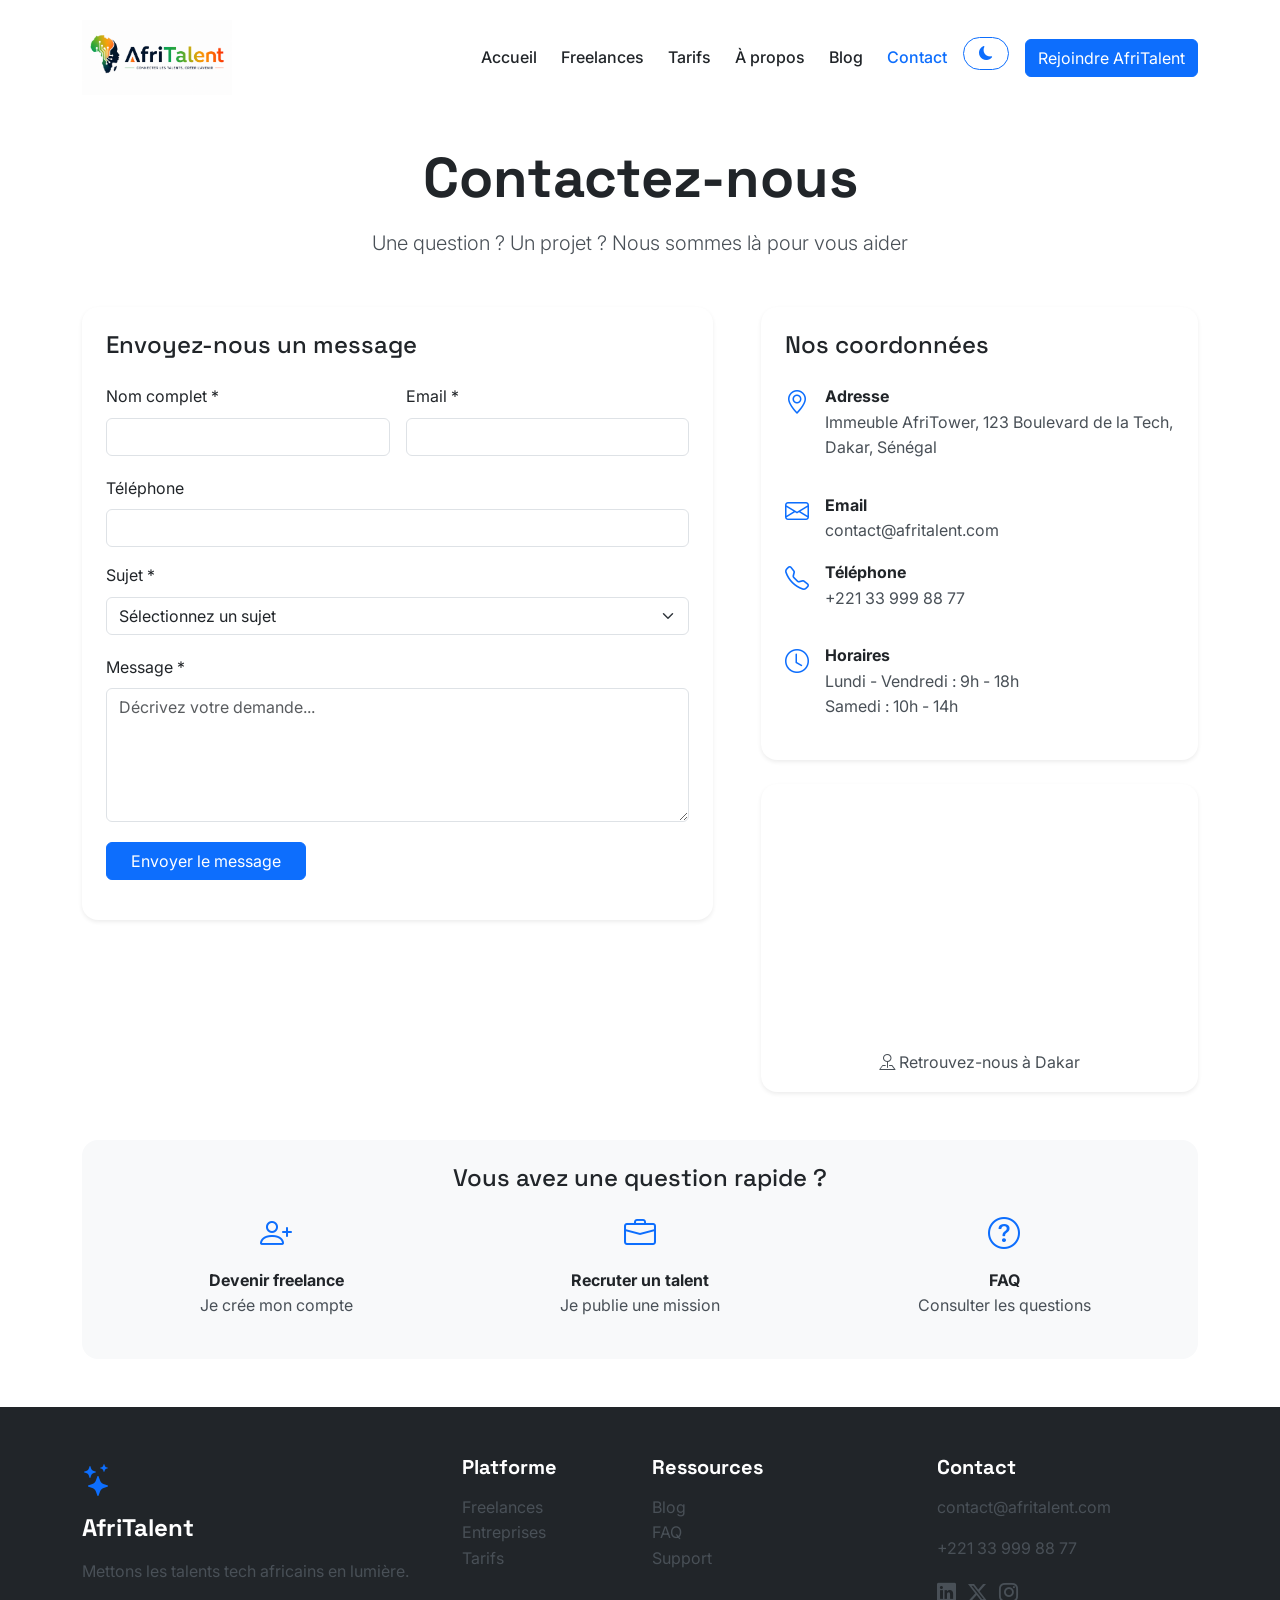
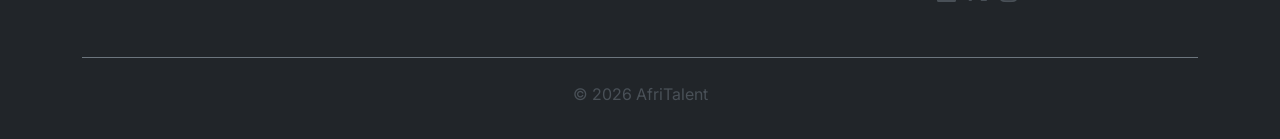
<file: contact.html>
<!DOCTYPE html>
<html lang="fr">
<head>
    <meta charset="UTF-8">
    <meta name="viewport" content="width=device-width, initial-scale=1.0">
    <title>AfriTalent </title>
    <link href="https://cdn.jsdelivr.net/npm/bootstrap@5.3.0/dist/css/bootstrap.min.css" rel="stylesheet">
    <link rel="stylesheet" href="https://cdn.jsdelivr.net/npm/bootstrap-icons@1.11.3/font/bootstrap-icons.min.css">
    <link href="https://fonts.googleapis.com/css2?family=Inter:wght@400;500;600;700;800&family=Space+Grotesk:wght@400;500;600;700&display=swap" rel="stylesheet">
    <link rel="stylesheet" href="css/style.css">
</head>
<body>
     <header>
        <nav class="navbar navbar-expand-lg fixed-top bg-white">
            <div class="container">
                <a class="navbar-brand fw-bold text-primary" href="index.html"><img src="image/logo.png" width="150" alt="Logo AfriTalent"></a>
                <button class="navbar-toggler" type="button" data-bs-toggle="collapse" data-bs-target="#navbarNav">
                    <span class="navbar-toggler-icon"></span>
                </button>
                <div class="collapse navbar-collapse" id="navbarNav">
                    <ul class="navbar-nav ms-auto gap-2">
                        <li class="nav-item"><a class="nav-link" href="index.html">Accueil</a></li>
                        <li class="nav-item"><a class="nav-link" href="freelances.html">Freelances</a></li>
                        <li class="nav-item"><a class="nav-link" href="tarifs.html">Tarifs</a></li>
                        <li class="nav-item"><a class="nav-link" href="about.html">À propos</a></li>
                        <li class="nav-item"><a class="nav-link" href="blog.html">Blog</a></li>
                        <li class="nav-item"><a class="nav-link active" href="contact.html">Contact</a></li>
                    </ul>
                    <a href="#" class="btn btn-primary ms-3">Rejoindre AfriTalent</a>
                </div>
            </div>
        </nav>
    </header>

    <main class="contact-page mt-5 pt-5">
        <div class="container py-5">

            <div class="text-center mb-5">
                <h1 class="display-4 fw-bold">Contactez-nous</h1>
                <p class="lead text-secondary">Une question ? Un projet ? Nous sommes là pour vous aider</p>
            </div>

            <div class="row g-5">

                <!-- FORMULAIRE DE CONTACT -->
                <div class="col-lg-7">
                    <div class="card border-0 shadow-sm rounded-4 p-4">
                        <h2 class="h4 mb-4">Envoyez-nous un message</h2>
                        <form id="contactForm">
                            <div class="row g-3">
                                <div class="col-md-6">
                                    <label for="nom" class="form-label">Nom complet *</label>
                                    <input type="text" class="form-control" id="nom" name="nom">
                                    <div class="error-message text-danger small mt-1"></div>
                                </div>
                                <div class="col-md-6">
                                    <label for="email" class="form-label">Email *</label>
                                    <input type="email" class="form-control" id="email" name="email">
                                    <div class="error-message text-danger small mt-1"></div>
                                </div>
                                <div class="col-12">
                                    <label for="telephone" class="form-label">Téléphone</label>
                                    <input type="tel" class="form-control" id="telephone" name="telephone">
                                </div>
                                <div class="col-12">
                                    <label for="sujet" class="form-label">Sujet *</label>
                                    <select class="form-select" id="sujet" name="sujet">
                                        <option value="">Sélectionnez un sujet</option>
                                        <option value="freelance">Je veux devenir freelance</option>
                                        <option value="entreprise">Je cherche à recruter</option>
                                        <option value="partenariat">Proposition de partenariat</option>
                                        <option value="support">Support technique</option>
                                        <option value="autre">Autre demande</option>
                                    </select>
                                    <div class="error-message text-danger small mt-1"></div>
                                </div>
                                <div class="col-12">
                                    <label for="message" class="form-label">Message *</label>
                                    <textarea class="form-control" id="message" name="message" rows="5" placeholder="Décrivez votre demande..."></textarea>
                                    <div class="error-message text-danger small mt-1"></div>
                                </div>
                                <div class="col-12">
                                    <button type="submit" class="btn btn-primary px-4">Envoyer le message</button>
                                </div>
                                <div class="col-12">
                                    <div id="formSuccess" class="alert alert-success d-none"></div>
                                </div>
                            </div>
                        </form>
                    </div>
                </div>

                <!-- INFORMATIONS DE CONTACT -->
                <div class="col-lg-5">
                    <div class="card border-0 shadow-sm rounded-4 p-4 mb-4">
                        <h2 class="h4 mb-4">Nos coordonnées</h2>
                        <div class="d-flex mb-3">
                            <i class="bi bi-geo-alt fs-4 text-primary me-3"></i>
                            <div>
                                <p class="fw-bold mb-0">Adresse</p>
                                <p class="text-secondary">Immeuble AfriTower, 123 Boulevard de la Tech, Dakar, Sénégal</p>
                            </div>
                        </div>
                        <div class="d-flex mb-3">
                            <i class="bi bi-envelope fs-4 text-primary me-3"></i>
                            <div>
                                <p class="fw-bold mb-0">Email</p>
                                <a href="mailto:contact@afritalent.com" class="text-secondary text-decoration-none">contact@afritalent.com</a>
                            </div>
                        </div>
                        <div class="d-flex mb-3">
                            <i class="bi bi-telephone fs-4 text-primary me-3"></i>
                            <div>
                                <p class="fw-bold mb-0">Téléphone</p>
                                <p class="text-secondary">+221 33 999 88 77</p>
                            </div>
                        </div>
                        <div class="d-flex">
                            <i class="bi bi-clock fs-4 text-primary me-3"></i>
                            <div>
                                <p class="fw-bold mb-0">Horaires</p>
                                <p class="text-secondary">Lundi - Vendredi : 9h - 18h<br>Samedi : 10h - 14h</p>
                            </div>
                        </div>
                    </div>

                    <!-- CARTE GOOGLE MAPS -->
                    <div class="card border-0 shadow-sm rounded-4 overflow-hidden">
                        <iframe src="https://www.google.com/maps/embed?pb=!1m18!1m12!1m3!1d49293.29437764168!2d-17.529800000000007!3d14.693700000000002!2m3!1f0!2f0!3f0!3m2!1i1024!2i768!4f13.1!3m3!1m2!1s0xec172c6cb6b7e7b%3A0x4f2e5c8b5c5b2b5!2sDakar%2C%20Senegal!5e0!3m2!1sfr!2sfr!4v1700000000000!5m2!1sfr!2sfr" width="100%" height="250" style="border:0;" allowfullscreen="" loading="lazy"></iframe>
                        <div class="card-body text-center">
                            <p class="mb-0 text-secondary"><i class="bi bi-pin-map"></i> Retrouvez-nous à Dakar</p>
                        </div>
                    </div>
                </div>
            </div>

            <!-- FAQ RAPIDE -->
            <div class="mt-5 p-4 bg-light rounded-4">
                <div class="text-center mb-3">
                    <h3 class="h4">Vous avez une question rapide ?</h3>
                </div>
                <div class="row text-center">
                    <div class="col-md-4">
                        <i class="bi bi-person-plus fs-2 text-primary"></i>
                        <p class="mt-2"><strong>Devenir freelance</strong><br><a href="#" class="text-secondary text-decoration-none">Je crée mon compte</a></p>
                    </div>
                    <div class="col-md-4">
                        <i class="bi bi-briefcase fs-2 text-primary"></i>
                        <p class="mt-2"><strong>Recruter un talent</strong><br><a href="#" class="text-secondary text-decoration-none">Je publie une mission</a></p>
                    </div>
                    <div class="col-md-4">
                        <i class="bi bi-question-circle fs-2 text-primary"></i>
                        <p class="mt-2"><strong>FAQ</strong><br><a href="#" class="text-secondary text-decoration-none">Consulter les questions</a></p>
                    </div>
                </div>
            </div>
        </div>
    </main>

    <footer class="bg-dark text-white pt-5 pb-3">
        <div class="container">
            <div class="row">
                <div class="col-md-4 mb-4">
                    <i class="bi bi-stars fs-2 text-primary"></i>
                    <h4 class="mt-2">AfriTalent</h4>
                    <p class="text-secondary">Mettons les talents tech africains en lumière.</p>
                </div>
                <div class="col-md-2 mb-4">
                    <h5>Platforme</h5>
                    <ul class="list-unstyled">
                        <li><a href="#" class="text-secondary text-decoration-none">Freelances</a></li>
                        <li><a href="#" class="text-secondary text-decoration-none">Entreprises</a></li>
                        <li><a href="#" class="text-secondary text-decoration-none">Tarifs</a></li>
                    </ul>
                </div>
                <div class="col-md-3 mb-4">
                    <h5>Ressources</h5>
                    <ul class="list-unstyled">
                        <li><a href="#" class="text-secondary text-decoration-none">Blog</a></li>
                        <li><a href="#" class="text-secondary text-decoration-none">FAQ</a></li>
                        <li><a href="#" class="text-secondary text-decoration-none">Support</a></li>
                    </ul>
                </div>
                <div class="col-md-3 mb-4">
    <h5>Contact</h5>
    <p class="text-secondary">contact@afritalent.com</p>
    <p class="text-secondary">+221 33 999 88 77</p>
    <div class="social-icons">
        <a href="#" class="text-secondary me-2"><i class="bi bi-linkedin"></i></a>
        <a href="#" class="text-secondary me-2"><i class="bi bi-twitter-x"></i></a>
        <a href="#" class="text-secondary"><i class="bi bi-instagram"></i></a>
    </div>
</div>
            </div>
            <div class="text-center pt-4 mt-4 border-top border-secondary">
                <p class="text-secondary">&copy; <span id="currentYear">2026</span> AfriTalent</p>
            </div>
        </div>
    </footer>

    <script src="https://cdn.jsdelivr.net/npm/bootstrap@5.3.0/dist/js/bootstrap.bundle.min.js"></script>
    <script src="js/main.js"></script>
</body>
</html>
</file>
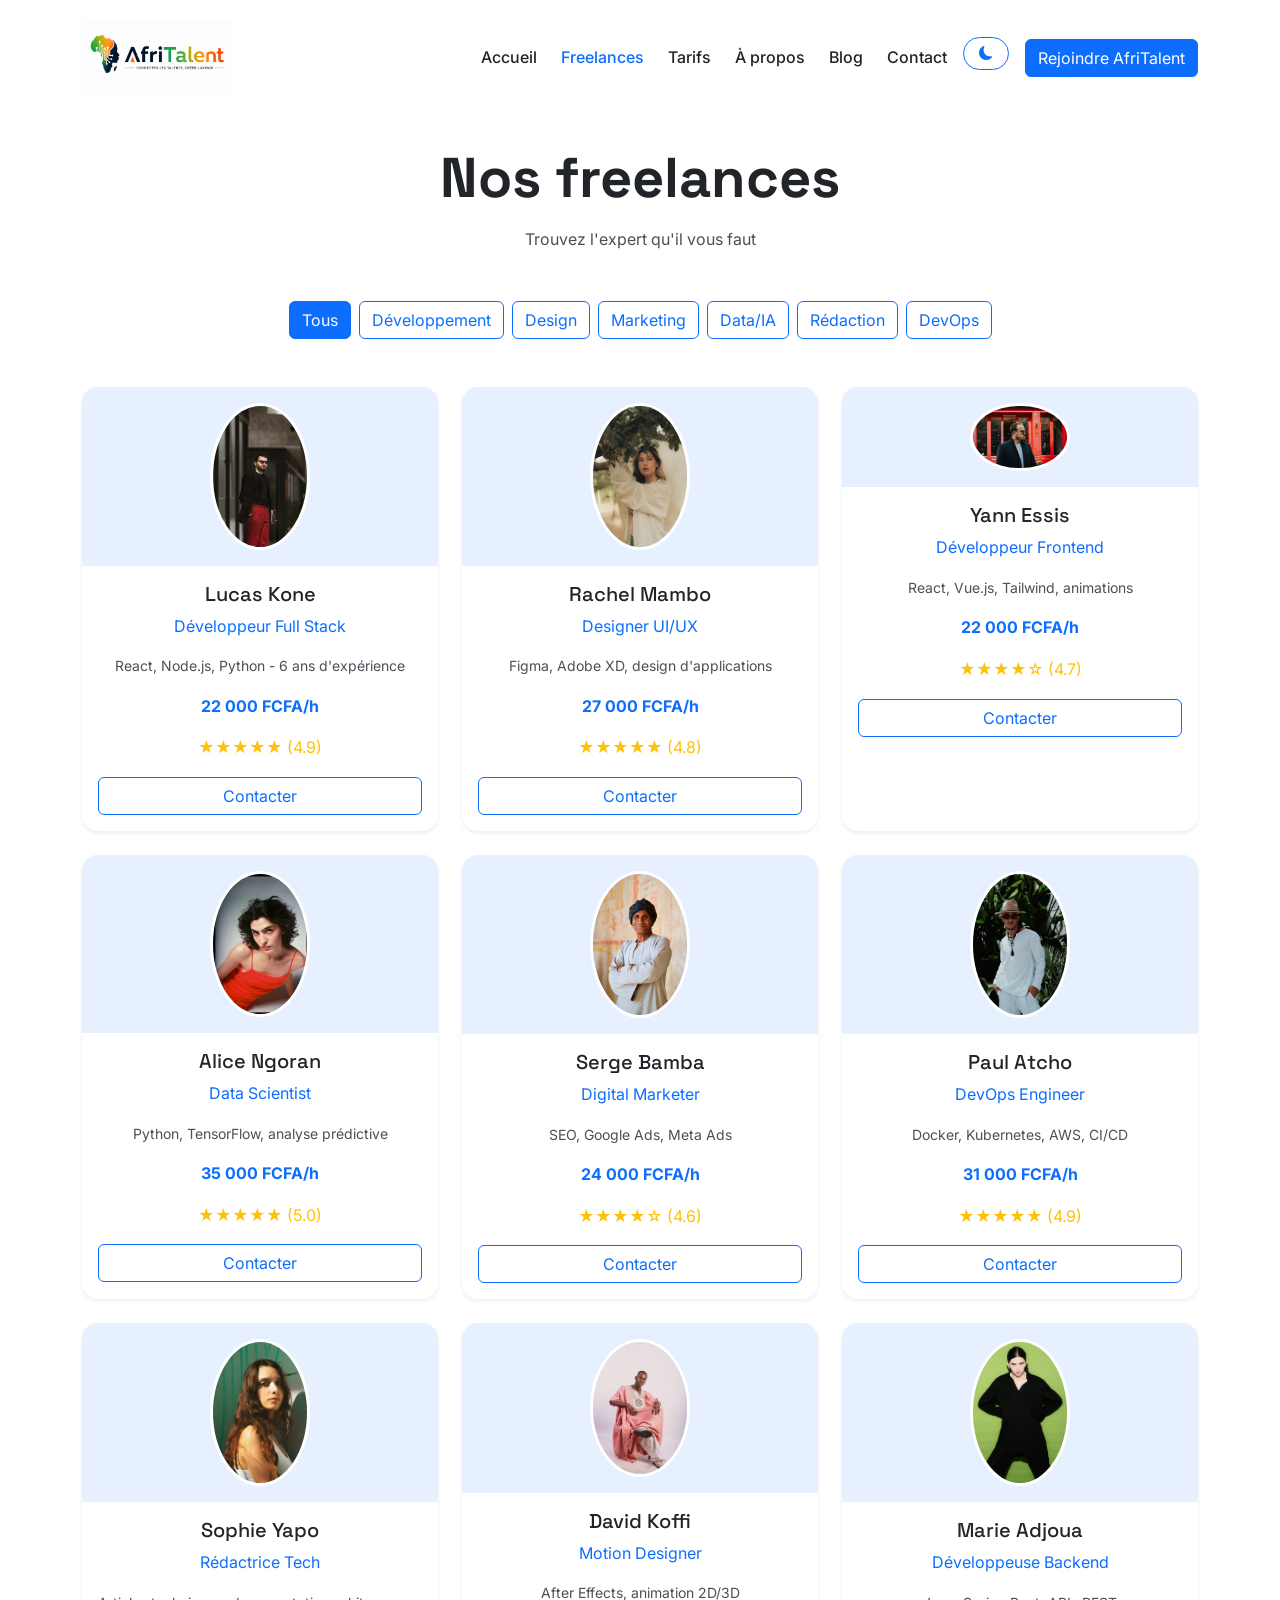
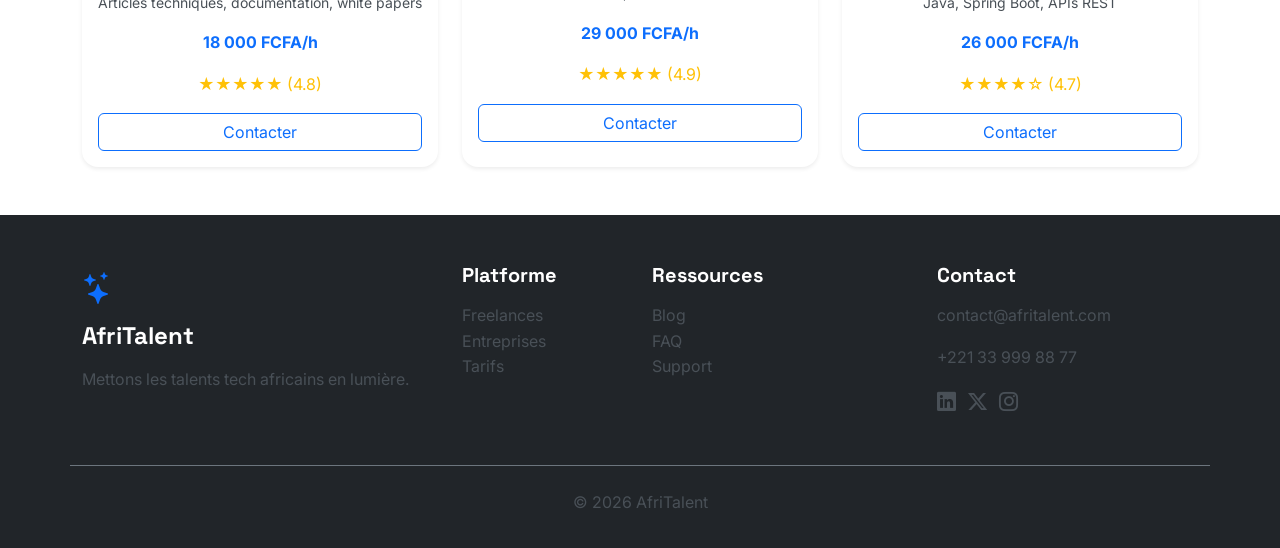
<file: freelances.html>
<!DOCTYPE html>
<html lang="fr">
<head>
    <meta charset="UTF-8">
    <meta name="viewport" content="width=device-width, initial-scale=1.0">
    <title>AfriTalent </title>
    <link href="https://cdn.jsdelivr.net/npm/bootstrap@5.3.0/dist/css/bootstrap.min.css" rel="stylesheet">
    <link rel="stylesheet" href="https://cdn.jsdelivr.net/npm/bootstrap-icons@1.11.3/font/bootstrap-icons.min.css">
    <link href="https://fonts.googleapis.com/css2?family=Inter:wght@400;500;600;700;800&family=Space+Grotesk:wght@400;500;600;700&display=swap" rel="stylesheet">
    <link rel="stylesheet" href="css/style.css">
</head>
<body>
    <header>
        <nav class="navbar navbar-expand-lg fixed-top bg-white">
            <div class="container">
                <a class="navbar-brand fw-bold text-primary" href="index.html"><img src="image/logo.png" width="150" alt="Logo AfriTalent"></a>
                <button class="navbar-toggler" type="button" data-bs-toggle="collapse" data-bs-target="#navbarNav">
                    <span class="navbar-toggler-icon"></span>
                </button>
                <div class="collapse navbar-collapse" id="navbarNav">
                    <ul class="navbar-nav ms-auto gap-2">
                        <li class="nav-item"><a class="nav-link" href="index.html">Accueil</a></li>
                        <li class="nav-item"><a class="nav-link active" href="freelances.html">Freelances</a></li>
                        <li class="nav-item"><a class="nav-link" href="tarifs.html">Tarifs</a></li>
                        <li class="nav-item"><a class="nav-link" href="about.html">À propos</a></li>
                        <li class="nav-item"><a class="nav-link" href="blog.html">Blog</a></li>
                        <li class="nav-item"><a class="nav-link" href="contact.html">Contact</a></li>
                    </ul>
                    <a href="#" class="btn btn-primary ms-3">Rejoindre AfriTalent</a>
                </div>
            </div>
        </nav>
    </header>

    <main class="freelances-page mt-5 pt-5">
        <div class="container py-5">
            <div class="text-center mb-5">
                <h1 class="display-4 fw-bold">Nos freelances</h1>
                <p class="text-secondary">Trouvez l'expert qu'il vous faut</p>
            </div>

            <!-- Barre de filtres -->
            <div class="filters d-flex flex-wrap justify-content-center gap-2 mb-5">
                <button class="btn btn-outline-primary active" data-category="all">Tous</button>
                <button class="btn btn-outline-primary" data-category="web">Développement</button>
                <button class="btn btn-outline-primary" data-category="design">Design</button>
                <button class="btn btn-outline-primary" data-category="marketing">Marketing</button>
                <button class="btn btn-outline-primary" data-category="data">Data/IA</button>
                <button class="btn btn-outline-primary" data-category="redaction">Rédaction</button>
                <button class="btn btn-outline-primary" data-category="devops">DevOps</button>
            </div>

            <!-- Grille de profils -->
            <div class="row g-4">
                <!-- Profil 1 -->
                <div class="col-md-6 col-lg-4 freelance-card" data-category="web">
                    <div class="card h-100 shadow-sm border-0 rounded-4">
                        <div class="bg-primary bg-opacity-10 text-center py-3 rounded-top-4">
                            <img src="./image/lucaskone.jpg" alt="Photo de Lucas" class="rounded-circle border border-3 border-white" width="100">
                        </div>
                        <div class="card-body text-center">
                            <h3 class="h5">Lucas Kone</h3>
                            <p class="text-primary">Développeur Full Stack</p>
                            <p class="text-secondary small">React, Node.js, Python - 6 ans d'expérience</p>
                            <p class="fw-bold text-primary">22 000 FCFA/h</p>
                            <div class="text-warning mb-3">★★★★★ (4.9)</div>
                            <button class="btn btn-outline-primary w-100">Contacter</button>
                        </div>
                    </div>
                </div>

                <!-- Profil 2 -->
                <div class="col-md-6 col-lg-4 freelance-card" data-category="design">
                    <div class="card h-100 shadow-sm border-0 rounded-4">
                        <div class="bg-primary bg-opacity-10 text-center py-3 rounded-top-4">
                            <img src="./image/rachel.jpg" alt="Photo de Rachel" class="rounded-circle border border-3 border-white" width="100">
                        </div>
                        <div class="card-body text-center">
                            <h3 class="h5">Rachel Mambo</h3>
                            <p class="text-primary">Designer UI/UX</p>
                            <p class="text-secondary small">Figma, Adobe XD, design d'applications</p>
                            <p class="fw-bold text-primary">27 000 FCFA/h</p>
                            <div class="text-warning mb-3">★★★★★ (4.8)</div>
                            <button class="btn btn-outline-primary w-100">Contacter</button>
                        </div>
                    </div>
                </div>

                <!-- Profil 3 -->
                <div class="col-md-6 col-lg-4 freelance-card" data-category="web">
                    <div class="card h-100 shadow-sm border-0 rounded-4">
                        <div class="bg-primary bg-opacity-10 text-center py-3 rounded-top-4">
                            <img src="./image/yanessis.jpg" alt="Photo de Yann" class="rounded-circle border border-3 border-white" width="100" >
                        </div>
                        <div class="card-body text-center">
                            <h3 class="h5">Yann Essis</h3>
                            <p class="text-primary">Développeur Frontend</p>
                            <p class="text-secondary small">React, Vue.js, Tailwind, animations</p>
                            <p class="fw-bold text-primary">22 000 FCFA/h</p>
                            <div class="text-warning mb-3">★★★★☆ (4.7)</div>
                            <button class="btn btn-outline-primary w-100">Contacter</button>
                        </div>
                    </div>
                </div>

                <!-- Profil 4 -->
                <div class="col-md-6 col-lg-4 freelance-card" data-category="data">
                    <div class="card h-100 shadow-sm border-0 rounded-4">
                        <div class="bg-primary bg-opacity-10 text-center py-3 rounded-top-4">
                            <img src="./image/alicengoran.jpg" alt="Photo de Alice" class="rounded-circle border border-3 border-white" width="100" >
                        </div>
                        <div class="card-body text-center">
                            <h3 class="h5">Alice Ngoran</h3>
                            <p class="text-primary">Data Scientist</p>
                            <p class="text-secondary small">Python, TensorFlow, analyse prédictive</p>
                            <p class="fw-bold text-primary">35 000 FCFA/h</p>
                            <div class="text-warning mb-3">★★★★★ (5.0)</div>
                            <button class="btn btn-outline-primary w-100">Contacter</button>
                        </div>
                    </div>
                </div>

                <!-- Profil 5 -->
                <div class="col-md-6 col-lg-4 freelance-card" data-category="marketing">
                    <div class="card h-100 shadow-sm border-0 rounded-4">
                        <div class="bg-primary bg-opacity-10 text-center py-3 rounded-top-4">
                            <img src="./image/sergembamba.jpg" alt="Photo de Serge" class="rounded-circle border border-3 border-white" width="100">
                        </div>
                        <div class="card-body text-center">
                            <h3 class="h5">Serge Bamba</h3>
                            <p class="text-primary">Digital Marketer</p>
                            <p class="text-secondary small">SEO, Google Ads, Meta Ads</p>
                            <p class="fw-bold text-primary">24 000 FCFA/h</p>
                            <div class="text-warning mb-3">★★★★☆ (4.6)</div>
                            <button class="btn btn-outline-primary w-100">Contacter</button>
                        </div>
                    </div>
                </div>

                <!-- Profil 6 -->
                <div class="col-md-6 col-lg-4 freelance-card" data-category="devops">
                    <div class="card h-100 shadow-sm border-0 rounded-4">
                        <div class="bg-primary bg-opacity-10 text-center py-3 rounded-top-4">
                            <img src="./image/paumatcho.jpg" alt="Photo de Paul" class="rounded-circle border border-3 border-white" width="100" >
                        </div>
                        <div class="card-body text-center">
                            <h3 class="h5">Paul Atcho</h3>
                            <p class="text-primary">DevOps Engineer</p>
                            <p class="text-secondary small">Docker, Kubernetes, AWS, CI/CD</p>
                            <p class="fw-bold text-primary">31 000 FCFA/h</p>
                            <div class="text-warning mb-3">★★★★★ (4.9)</div>
                            <button class="btn btn-outline-primary w-100">Contacter</button>
                        </div>
                    </div>
                </div>

                <!-- Profil 7 -->
                <div class="col-md-6 col-lg-4 freelance-card" data-category="redaction">
                    <div class="card h-100 shadow-sm border-0 rounded-4">
                        <div class="bg-primary bg-opacity-10 text-center py-3 rounded-top-4">
                            <img src="./image/sophieyapo.jpg" alt="Photo de Sophie" class="rounded-circle border border-3 border-white" width="100" >
                        </div>
                        <div class="card-body text-center">
                            <h3 class="h5">Sophie Yapo</h3>
                            <p class="text-primary">Rédactrice Tech</p>
                            <p class="text-secondary small">Articles techniques, documentation, white papers</p>
                            <p class="fw-bold text-primary">18 000 FCFA/h</p>
                            <div class="text-warning mb-3">★★★★★ (4.8)</div>
                            <button class="btn btn-outline-primary w-100">Contacter</button>
                        </div>
                    </div>
                </div>

                <!-- Profil 8 -->
                <div class="col-md-6 col-lg-4 freelance-card" data-category="design">
                    <div class="card h-100 shadow-sm border-0 rounded-4">
                        <div class="bg-primary bg-opacity-10 text-center py-3 rounded-top-4">
                            <img src="./image/david.jpg" alt="Photo de David" class="rounded-circle border border-3 border-white" width="100" >
                        </div>
                        <div class="card-body text-center">
                            <h3 class="h5">David Koffi</h3>
                            <p class="text-primary">Motion Designer</p>
                            <p class="text-secondary small">After Effects, animation 2D/3D</p>
                            <p class="fw-bold text-primary">29 000 FCFA/h</p>
                            <div class="text-warning mb-3">★★★★★ (4.9)</div>
                            <button class="btn btn-outline-primary w-100">Contacter</button>
                        </div>
                    </div>
                </div>

                <!-- Profil 9 -->
                <div class="col-md-6 col-lg-4 freelance-card" data-category="web">
                    <div class="card h-100 shadow-sm border-0 rounded-4">
                        <div class="bg-primary bg-opacity-10 text-center py-3 rounded-top-4">
                            <img src="./image/marieadjo.jpg" alt="Photo de Marie" class="rounded-circle border border-3 border-white" width="100" >
                        </div>
                        <div class="card-body text-center">
                            <h3 class="h5">Marie Adjoua</h3>
                            <p class="text-primary">Développeuse Backend</p>
                            <p class="text-secondary small">Java, Spring Boot, APIs REST</p>
                            <p class="fw-bold text-primary">26 000 FCFA/h</p>
                            <div class="text-warning mb-3">★★★★☆ (4.7)</div>
                            <button class="btn btn-outline-primary w-100">Contacter</button>
                        </div>
                    </div>
                </div>
            </div>
        </div>
    </main>

    <footer class="bg-dark text-white pt-5 pb-3">
        <div class="container">
            <div class="row">
                <div class="col-md-4 mb-4">
                    <i class="bi bi-stars fs-2 text-primary"></i>
                    <h4 class="mt-2">AfriTalent</h4>
                    <p class="text-secondary">Mettons les talents tech africains en lumière.</p>
                </div>
                <div class="col-md-2 mb-4">
                    <h5>Platforme</h5>
                    <ul class="list-unstyled">
                        <li><a href="#" class="text-secondary text-decoration-none">Freelances</a></li>
                        <li><a href="#" class="text-secondary text-decoration-none">Entreprises</a></li>
                        <li><a href="#" class="text-secondary text-decoration-none">Tarifs</a></li>
                    </ul>
                </div>
                <div class="col-md-3 mb-4">
                    <h5>Ressources</h5>
                    <ul class="list-unstyled">
                        <li><a href="#" class="text-secondary text-decoration-none">Blog</a></li>
                        <li><a href="#" class="text-secondary text-decoration-none">FAQ</a></li>
                        <li><a href="#" class="text-secondary text-decoration-none">Support</a></li>
                    </ul>
                </div>
                 <div class="col-md-3 mb-4">
                    <h5>Contact</h5>
                    <p class="text-secondary">contact@afritalent.com</p>
                    <p class="text-secondary">+221 33 999 88 77</p>
                    <div class="social-icons">
                        <a href="#" class="text-secondary me-2"><i class="bi bi-linkedin"></i></a>
                        <a href="#" class="text-secondary me-2"><i class="bi bi-twitter-x"></i></a>
                        <a href="#" class="text-secondary"><i class="bi bi-instagram"></i></a>
                    </div>
                </div>
            <div class="text-center pt-4 mt-4 border-top border-secondary">
                <p class="text-secondary">&copy; <span id="currentYear">2026</span> AfriTalent</p>
            </div>
        </div>
    </footer>

    <script src="https://cdn.jsdelivr.net/npm/bootstrap@5.3.0/dist/js/bootstrap.bundle.min.js"></script>
    <script src="js/main.js"></script>
</body>
</html>
</file>
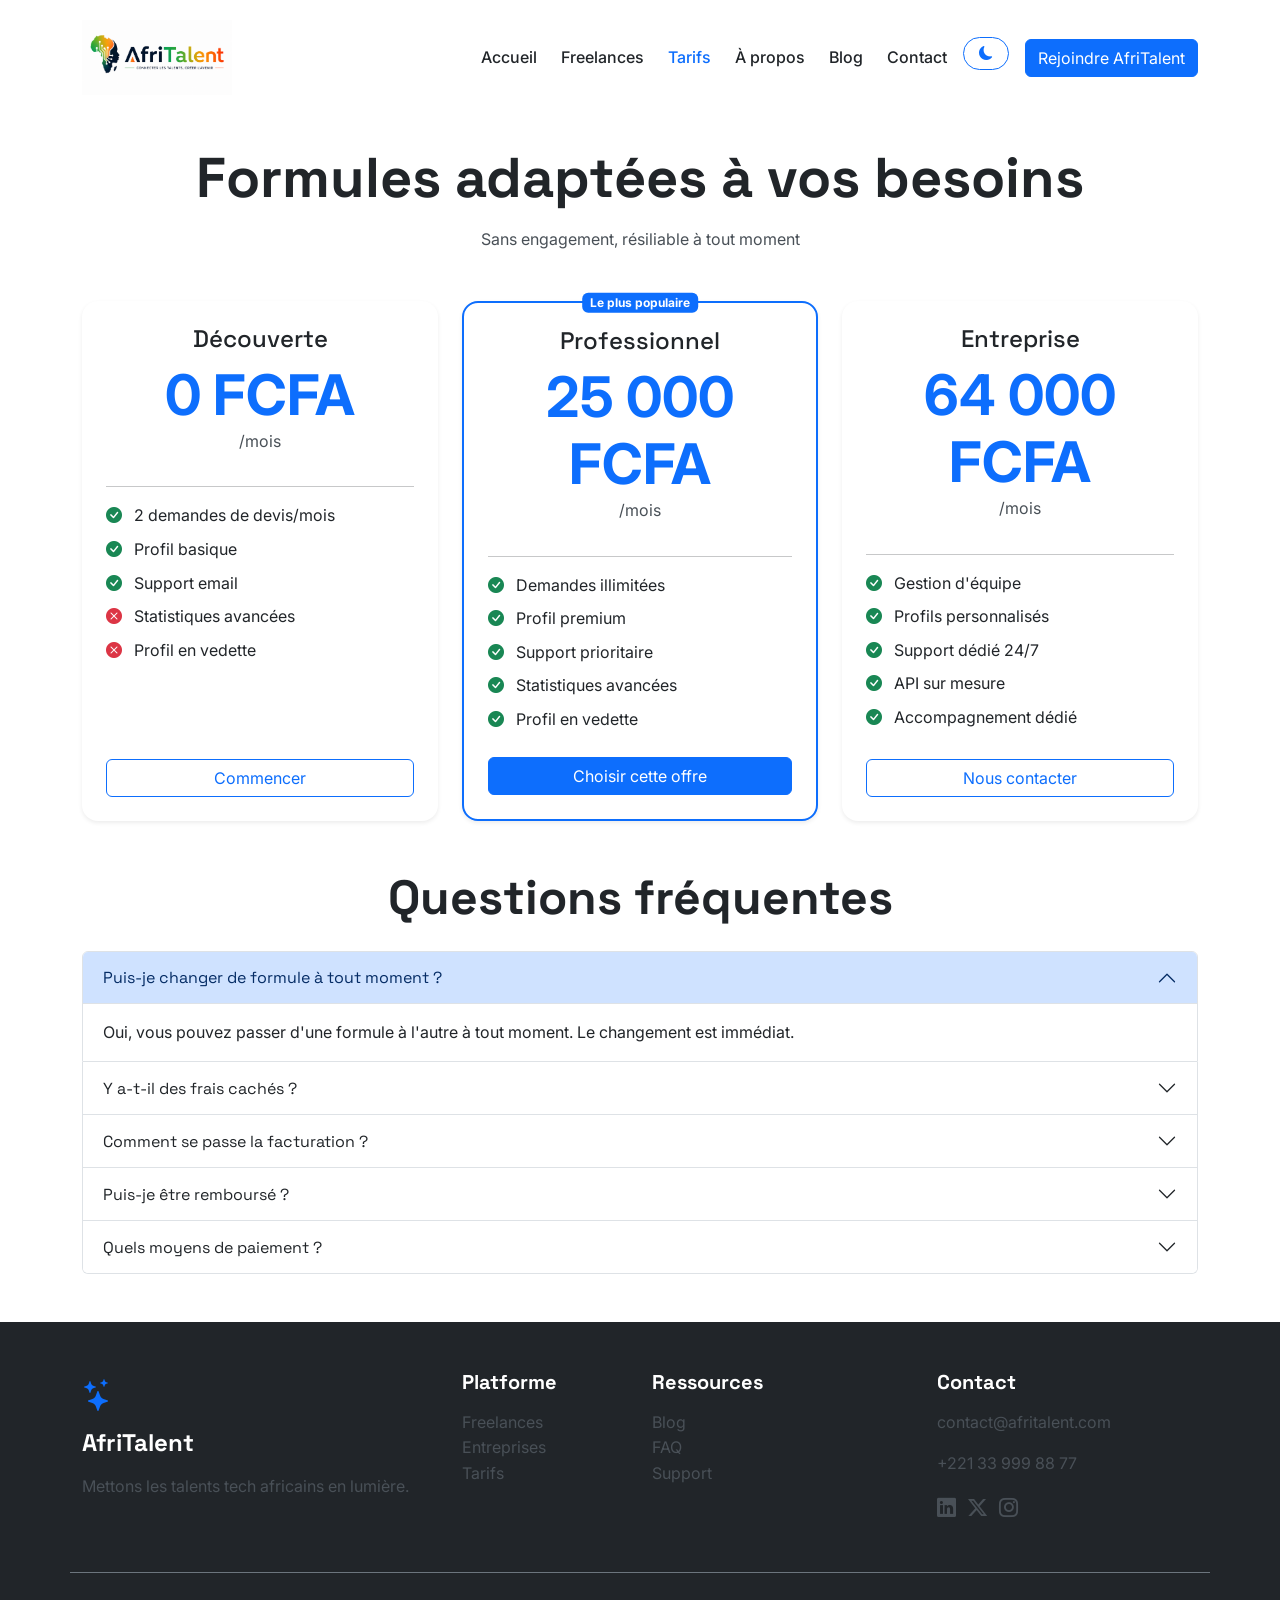
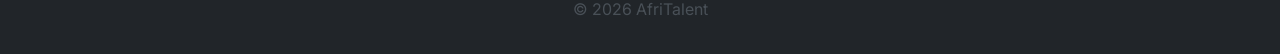
<file: tarifs.html>
<!DOCTYPE html>
<html lang="fr">
<head>
    <meta charset="UTF-8">
    <meta name="viewport" content="width=device-width, initial-scale=1.0">
    <title>AfriTalent </title>
    <link href="https://cdn.jsdelivr.net/npm/bootstrap@5.3.0/dist/css/bootstrap.min.css" rel="stylesheet">
    <link rel="stylesheet" href="https://cdn.jsdelivr.net/npm/bootstrap-icons@1.11.3/font/bootstrap-icons.min.css">
    <link href="https://fonts.googleapis.com/css2?family=Inter:wght@400;500;600;700;800&family=Space+Grotesk:wght@400;500;600;700&display=swap" rel="stylesheet">
    <link rel="stylesheet" href="css/style.css">
</head>
<body>
   <header>
        <nav class="navbar navbar-expand-lg fixed-top bg-white">
            <div class="container">
               <a class="navbar-brand fw-bold text-primary" href="index.html"><img src="image/logo.png" width="150" alt="Logo AfriTalent"></a>
                <button class="navbar-toggler" type="button" data-bs-toggle="collapse" data-bs-target="#navbarNav">
                    <span class="navbar-toggler-icon"></span>
                </button>
                <div class="collapse navbar-collapse" id="navbarNav">
                    <ul class="navbar-nav ms-auto gap-2">
                        <li class="nav-item"><a class="nav-link" href="index.html">Accueil</a></li>
                        <li class="nav-item"><a class="nav-link" href="freelances.html">Freelances</a></li>
                        <li class="nav-item"><a class="nav-link active" href="tarifs.html">Tarifs</a></li>
                        <li class="nav-item"><a class="nav-link" href="about.html">À propos</a></li>
                        <li class="nav-item"><a class="nav-link" href="blog.html">Blog</a></li>
                        <li class="nav-item"><a class="nav-link" href="contact.html">Contact</a></li>
                    </ul>
                    <a href="#" class="btn btn-primary ms-3">Rejoindre AfriTalent</a>
                </div>
            </div>
        </nav>
    </header>

    <main class="tarifs-page mt-5 pt-5">
        <div class="container py-5">
            <div class="text-center mb-5">
                <h1 class="display-4 fw-bold">Formules adaptées à vos besoins</h1>
                <p class="text-secondary">Sans engagement, résiliable à tout moment</p>
            </div>

            <div class="row g-4 mb-5">
                <!-- Plan Découverte -->
                <div class="col-md-4">
                    <div class="card h-100 text-center p-4 shadow-sm border-0 rounded-4">
                        <h3 class="h4">Découverte</h3>
                        <div class="display-4 fw-bold text-primary">0 FCFA</div>
                        <p class="text-secondary">/mois</p>
                        <hr>
                        <ul class="list-unstyled text-start">
                            <li class="mb-2"><i class="bi bi-check-circle-fill text-success me-2"></i> 2 demandes de devis/mois</li>
                            <li class="mb-2"><i class="bi bi-check-circle-fill text-success me-2"></i> Profil basique</li>
                            <li class="mb-2"><i class="bi bi-check-circle-fill text-success me-2"></i> Support email</li>
                            <li class="mb-2"><i class="bi bi-x-circle-fill text-danger me-2"></i> Statistiques avancées</li>
                            <li class="mb-2"><i class="bi bi-x-circle-fill text-danger me-2"></i> Profil en vedette</li>
                        </ul>
                        <button class="btn btn-outline-primary mt-auto">Commencer</button>
                    </div>
                </div>

                <!-- Plan Pro -->
                <div class="col-md-4">
                    <div class="card h-100 text-center p-4 shadow-sm border-primary border-2 rounded-4 position-relative">
                        <span class="position-absolute top-0 start-50 translate-middle badge bg-primary">Le plus populaire</span>
                        <h3 class="h4">Professionnel</h3>
                        <div class="display-4 fw-bold text-primary">25 000 FCFA</div>
                        <p class="text-secondary">/mois</p>
                        <hr>
                        <ul class="list-unstyled text-start">
                            <li class="mb-2"><i class="bi bi-check-circle-fill text-success me-2"></i> Demandes illimitées</li>
                            <li class="mb-2"><i class="bi bi-check-circle-fill text-success me-2"></i> Profil premium</li>
                            <li class="mb-2"><i class="bi bi-check-circle-fill text-success me-2"></i> Support prioritaire</li>
                            <li class="mb-2"><i class="bi bi-check-circle-fill text-success me-2"></i> Statistiques avancées</li>
                            <li class="mb-2"><i class="bi bi-check-circle-fill text-success me-2"></i> Profil en vedette</li>
                        </ul>
                        <button class="btn btn-primary mt-auto">Choisir cette offre</button>
                    </div>
                </div>

                <!-- Plan Entreprise -->
                <div class="col-md-4">
                    <div class="card h-100 text-center p-4 shadow-sm border-0 rounded-4">
                        <h3 class="h4">Entreprise</h3>
                        <div class="display-4 fw-bold text-primary">64 000 FCFA</div>
                        <p class="text-secondary">/mois</p>
                        <hr>
                        <ul class="list-unstyled text-start">
                            <li class="mb-2"><i class="bi bi-check-circle-fill text-success me-2"></i> Gestion d'équipe</li>
                            <li class="mb-2"><i class="bi bi-check-circle-fill text-success me-2"></i> Profils personnalisés</li>
                            <li class="mb-2"><i class="bi bi-check-circle-fill text-success me-2"></i> Support dédié 24/7</li>
                            <li class="mb-2"><i class="bi bi-check-circle-fill text-success me-2"></i> API sur mesure</li>
                            <li class="mb-2"><i class="bi bi-check-circle-fill text-success me-2"></i> Accompagnement dédié</li>
                        </ul>
                        <button class="btn btn-outline-primary mt-auto">Nous contacter</button>
                    </div>
                </div>
            </div>

            <!-- FAQ -->
            <div class="faq-section">
                <div class="text-center mb-4">
                    <h2 class="display-5 fw-bold">Questions fréquentes</h2>
                </div>
                <div class="accordion" id="faqAccordion">
                    <div class="accordion-item">
                        <h3 class="accordion-header">
                            <button class="accordion-button" type="button" data-bs-toggle="collapse" data-bs-target="#faq1">
                                Puis-je changer de formule à tout moment ?
                            </button>
                        </h3>
                        <div id="faq1" class="accordion-collapse collapse show" data-bs-parent="#faqAccordion">
                            <div class="accordion-body">Oui, vous pouvez passer d'une formule à l'autre à tout moment. Le changement est immédiat.</div>
                        </div>
                    </div>
                    <div class="accordion-item">
                        <h3 class="accordion-header">
                            <button class="accordion-button collapsed" type="button" data-bs-toggle="collapse" data-bs-target="#faq2">
                                Y a-t-il des frais cachés ?
                            </button>
                        </h3>
                        <div id="faq2" class="accordion-collapse collapse" data-bs-parent="#faqAccordion">
                            <div class="accordion-body">Non, nos tarifs sont transparents. Ce que vous voyez est ce que vous payez.</div>
                        </div>
                    </div>
                    <div class="accordion-item">
                        <h3 class="accordion-header">
                            <button class="accordion-button collapsed" type="button" data-bs-toggle="collapse" data-bs-target="#faq3">
                                Comment se passe la facturation ?
                            </button>
                        </h3>
                        <div id="faq3" class="accordion-collapse collapse" data-bs-parent="#faqAccordion">
                            <div class="accordion-body">La facturation est mensuelle. Vous recevez une facture par email chaque mois.</div>
                        </div>
                    </div>
                    <div class="accordion-item">
                        <h3 class="accordion-header">
                            <button class="accordion-button collapsed" type="button" data-bs-toggle="collapse" data-bs-target="#faq4">
                                Puis-je être remboursé ?
                            </button>
                        </h3>
                        <div id="faq4" class="accordion-collapse collapse" data-bs-parent="#faqAccordion">
                            <div class="accordion-body">Oui, sous 14 jours si vous n'avez pas utilisé le service.</div>
                        </div>
                    </div>
                    <div class="accordion-item">
                        <h3 class="accordion-header">
                            <button class="accordion-button collapsed" type="button" data-bs-toggle="collapse" data-bs-target="#faq5">
                                Quels moyens de paiement ?
                            </button>
                        </h3>
                        <div id="faq5" class="accordion-collapse collapse" data-bs-parent="#faqAccordion">
                            <div class="accordion-body">Carte bancaire, PayPal, virement, Mobile Money (Orange Money, Wave).</div>
                        </div>
                    </div>
                </div>
            </div>
        </div>
    </main>

    <footer class="bg-dark text-white pt-5 pb-3">
        <div class="container">
            <div class="row">
                <div class="col-md-4 mb-4">
                    <i class="bi bi-stars fs-2 text-primary"></i>
                    <h4 class="mt-2">AfriTalent</h4>
                    <p class="text-secondary">Mettons les talents tech africains en lumière.</p>
                </div>
                <div class="col-md-2 mb-4">
                    <h5>Platforme</h5>
                    <ul class="list-unstyled">
                        <li><a href="#" class="text-secondary text-decoration-none">Freelances</a></li>
                        <li><a href="#" class="text-secondary text-decoration-none">Entreprises</a></li>
                        <li><a href="#" class="text-secondary text-decoration-none">Tarifs</a></li>
                    </ul>
                </div>
                <div class="col-md-3 mb-4">
                    <h5>Ressources</h5>
                    <ul class="list-unstyled">
                        <li><a href="#" class="text-secondary text-decoration-none">Blog</a></li>
                        <li><a href="#" class="text-secondary text-decoration-none">FAQ</a></li>
                        <li><a href="#" class="text-secondary text-decoration-none">Support</a></li>
                    </ul>
                </div>
                <div class="col-md-3 mb-4">
    <h5>Contact</h5>
    <p class="text-secondary">contact@afritalent.com</p>
    <p class="text-secondary">+221 33 999 88 77</p>
    <div class="social-icons">
        <a href="#" class="text-secondary me-2"><i class="bi bi-linkedin"></i></a>
        <a href="#" class="text-secondary me-2"><i class="bi bi-twitter-x"></i></a>
        <a href="#" class="text-secondary"><i class="bi bi-instagram"></i></a>
    </div>
</div>
            <div class="text-center pt-4 mt-4 border-top border-secondary">
                <p class="text-secondary">&copy; <span id="currentYear">2026</span> AfriTalent</p>
            </div>
        </div>
    </footer>

    <script src="https://cdn.jsdelivr.net/npm/bootstrap@5.3.0/dist/js/bootstrap.bundle.min.js"></script>
    <script src="js/main.js"></script>
    
</body>
</html>
</file>
<file: css/style.css>
/* ================================================================
   ========== VARIABLES CSS (déjà fait) ==========
   ================================================================ */

:root {
    --primary: #0d6efd;
    --primary-dark: #0b5ed7;
    --secondary: #6c757d;
    --dark: #212529;
    --light: #f8f9fa;
    --white: #ffffff;
    --success: #198754;
    --danger: #dc3545;
    --warning: #ffc107;
    --font-heading: 'Space Grotesk', sans-serif;
    --font-body: 'Inter', sans-serif;
    --spacing-sm: 0.5rem;
    --spacing-md: 1rem;
    --spacing-lg: 2rem;
    --spacing-xl: 4rem;
    --shadow-sm: 0 2px 8px rgba(0, 0, 0, 0.08);
    --shadow-md: 0 4px 20px rgba(0, 0, 0, 0.12);
    --shadow-lg: 0 8px 40px rgba(0, 0, 0, 0.16);
    --radius-sm: 8px;
    --radius-md: 16px;
    --radius-lg: 24px;
    --transition-fast: 0.2s ease;
    --transition-normal: 0.3s ease;
    --transition-slow: 0.5s ease;
    --bg-body: var(--white);
    --bg-card: var(--white);
    --text-body: var(--dark);
    --text-muted: var(--secondary);
    --border-color: #e9ecef;
}

/* ================================================================
   ========== RESET & BASE ==========
   ================================================================ */

* {
    margin: 0;
    padding: 0;
    box-sizing: border-box;
}

html {
    scroll-behavior: smooth;
}

body {
    font-family: var(--font-body);
    color: var(--text-body);
    background-color: var(--bg-body);
    line-height: 1.6;
    transition: background-color var(--transition-normal), color var(--transition-normal);
}

h1, h2, h3, h4, h5, h6 {
    font-family: var(--font-heading);
    font-weight: 700;
    line-height: 1.2;
    margin-bottom: var(--spacing-md);
}

a {
    text-decoration: none;
    transition: all var(--transition-normal);
}

img {
    max-width: 100%;
    height: auto;
}

/* ================================================================
   ========== NAVBAR ==========
   ================================================================ */

.navbar {
    transition: all var(--transition-normal);
    padding: 15px 0;
    background-color: var(--bg-body) !important;
}

.navbar-nav .nav-link {
    font-weight: 500;
    color: var(--text-body);
    transition: color var(--transition-fast);
}

.navbar-nav .nav-link:hover,
.navbar-nav .nav-link.active {
    color: var(--primary);
}

/* ================================================================
   ========== SECTION HERO - DISPOSITION ASYMÉTRIQUE ==========
   ================================================================ */

.hero {
    padding-top: 100px;
    overflow: hidden;
    padding-bottom: 40px;
}

.hero .display-3 {
    font-family: var(--font-heading);
    font-weight: 800;
    line-height: 1.1;
    font-size: 3.8rem;
}

.hero .display-3 .text-primary {
    position: relative;
    display: inline-block;
}

/* Effet de soulignement sur le mot "talent tech" */
.hero .display-3 .text-primary::after {
    content: '';
    position: absolute;
    bottom: 5px;
    left: 0;
    width: 100%;
    height: 10px;
    background-color: var(--primary);
    opacity: 0.2;
    border-radius: 4px;
    transition: all var(--transition-normal);
}

.hero .display-3 .text-primary:hover::after {
    opacity: 0.4;
}

.hero .badge {
    font-size: 0.9rem;
    font-weight: 600;
    letter-spacing: 0.5px;
    padding: 8px 16px;
    border-radius: 50px;
}

/* Wrapper pour l'image asymétrique */
.hero .hero-image-wrapper {
    position: relative;
    padding: 15px;
}

.hero .hero-image-wrapper img {
    transform: rotate(-2deg) scale(1.02);
    transition: transform var(--transition-slow);
    border-radius: var(--radius-lg);
    box-shadow: var(--shadow-lg);
}

.hero .hero-image-wrapper img:hover {
    transform: rotate(0deg) scale(1);
}

/* Décorations Bento autour de l'image */
.hero .hero-image-wrapper::before {
    content: '';
    position: absolute;
    top: -10px;
    right: -10px;
    width: 100px;
    height: 100px;
    background: var(--primary);
    opacity: 0.08;
    border-radius: var(--radius-md);
    z-index: -1;
}

.hero .hero-image-wrapper::after {
    content: '';
    position: absolute;
    bottom: -10px;
    left: -10px;
    width: 80px;
    height: 80px;
    background: var(--primary);
    opacity: 0.06;
    border-radius: var(--radius-md);
    z-index: -1;
}

/* Statistiques animées */
.stat-number {
    font-family: var(--font-heading);
    font-weight: 700;
    transition: color var(--transition-normal);
}

/* ================================================================
   ========== BENTO GRID - COMMENT ÇA MARCHE ==========
   ================================================================ */

.how-it-works .bento-grid {
    display: grid;
    grid-template-columns: 1.5fr 1fr 1fr;
    grid-template-rows: auto auto;
    gap: 1.5rem;
}

.how-it-works .bento-item:nth-child(1) {
    grid-column: 1 / 2;
    grid-row: 1 / 3;
}

.how-it-works .bento-item:nth-child(2) {
    grid-column: 2 / 3;
    grid-row: 1 / 2;
}

.how-it-works .bento-item:nth-child(3) {
    grid-column: 3 / 4;
    grid-row: 1 / 2;
}

.how-it-works .bento-item:nth-child(4) {
    grid-column: 2 / 4;
    grid-row: 2 / 3;
}

.how-it-works .bento-item {
    background-color: var(--bg-card);
    padding: 2rem;
    border-radius: var(--radius-md);
    border: 1px solid var(--border-color);
    transition: all var(--transition-normal);
    display: flex;
    align-items: flex-start;
    gap: 1.5rem;
}

.how-it-works .bento-item:hover {
    transform: translateY(-8px);
    box-shadow: var(--shadow-lg);
    border-color: var(--primary);
}

.how-it-works .bento-item:nth-child(1) {
    padding: 2.5rem;
}

.how-it-works .step-number {
    font-family: var(--font-heading);
    font-weight: 700;
    font-size: 1.8rem;
    flex-shrink: 0;
    min-width: 60px;
    min-height: 60px;
    display: flex;
    align-items: center;
    justify-content: center;
    border-radius: 50%;
    background: var(--primary);
    color: var(--white);
    transition: all var(--transition-normal);
}

.how-it-works .bento-item:hover .step-number {
    transform: scale(1.1) rotate(-5deg);
    background: var(--primary-dark);
}

.how-it-works .bento-item h3 {
    font-size: 1.25rem;
    margin-bottom: 0.5rem;
}

.how-it-works .bento-item p {
    color: var(--text-muted);
    margin-bottom: 0;
    line-height: 1.6;
}

/* ================================================================
   ========== CATÉGORIES - EFFETS HOVER ==========
   ================================================================ */

.categories .category-card {
    background-color: var(--bg-card);
    color: var(--text-body);
    border: 1px solid var(--border-color);
    transition: all var(--transition-normal);
    cursor: pointer;
    padding: 2rem 1rem;
    border-radius: var(--radius-md);
    position: relative;
    overflow: hidden;
    height: 100%;
    text-align: center;
}

/* Effet de fond qui apparaît au hover */
.categories .category-card::before {
    content: '';
    position: absolute;
    top: 0;
    left: 0;
    right: 0;
    bottom: 0;
    background: linear-gradient(135deg, var(--primary), var(--primary-dark));
    opacity: 0;
    transition: opacity var(--transition-normal);
    border-radius: var(--radius-md);
    z-index: 0;
}

.categories .category-card:hover::before {
    opacity: 0.06;
}

/* Contenu au-dessus du fond */
.categories .category-card > * {
    position: relative;
    z-index: 1;
}

/* Effets hover */
.categories .category-card:hover {
    transform: translateY(-12px) scale(1.02);
    box-shadow: var(--shadow-lg);
    border-color: var(--primary);
}

/* Animation de l'icône */
.categories .category-card i {
    transition: all var(--transition-normal);
    display: inline-block;
    font-size: 2.5rem;
}

.categories .category-card:hover i {
    transform: scale(1.2) rotate(-8deg);
    color: var(--primary) !important;
}

/* Animation du titre */
.categories .category-card h3 {
    transition: color var(--transition-normal);
    font-size: 1rem;
    margin-top: 0.75rem;
    margin-bottom: 0.25rem;
}

.categories .category-card:hover h3 {
    color: var(--primary);
}

/* Animation du compteur */
.categories .category-card .text-secondary {
    transition: all var(--transition-normal);
    font-size: 0.85rem;
}

.categories .category-card:hover .text-secondary {
    color: var(--primary) !important;
}

/* Bordure animée en bas */
.categories .category-card::after {
    content: '';
    position: absolute;
    bottom: 0;
    left: 50%;
    width: 0;
    height: 3px;
    background: var(--primary);
    transition: all var(--transition-normal);
    border-radius: 4px;
    z-index: 2;
}

.categories .category-card:hover::after {
    width: 60%;
    left: 20%;
}

/* ================================================================
   ========== TÉMOIGNAGES - CAROUSEL BOOTSTRAP ==========
   ================================================================ */

.testimonials {
    background-color: var(--bg-light);
}

.testimonial-card {
    background-color: var(--bg-card);
    color: var(--text-body);
    border: 1px solid var(--border-color);
    transition: all var(--transition-normal);
}

.testimonial-card:hover {
    transform: scale(1.02);
    box-shadow: var(--shadow-md);
}

/* Personnalisation des contrôles du carousel */
.carousel-control-prev-icon,
.carousel-control-next-icon {
    background-size: 50% 50%;
    background-color: var(--primary);
    border-radius: 50%;
    padding: 20px;
    transition: all var(--transition-normal);
}

.carousel-control-prev:hover .carousel-control-prev-icon,
.carousel-control-next:hover .carousel-control-next-icon {
    background-color: var(--primary-dark);
    transform: scale(1.1);
}

.carousel-control-prev,
.carousel-control-next {
    opacity: 1;
    width: 50px;
}

.carousel-indicators button {
    width: 12px;
    height: 12px;
    border-radius: 50%;
    border: 2px solid var(--primary);
    background-color: transparent;
    margin: 0 5px;
    transition: all var(--transition-normal);
}

.carousel-indicators button.active {
    background-color: var(--primary);
    transform: scale(1.2);
}
/* ================================================================
   ========== CTA SECTION ==========
   ================================================================ */

.cta-section {
    background: linear-gradient(135deg, var(--primary), var(--primary-dark));
    position: relative;
    overflow: hidden;
}

.cta-section::before {
    content: '';
    position: absolute;
    top: -50%;
    right: -20%;
    width: 500px;
    height: 500px;
    background: rgba(255, 255, 255, 0.05);
    border-radius: 50%;
}

.cta-section .btn-light {
    transition: all var(--transition-normal);
}

.cta-section .btn-light:hover {
    transform: translateY(-3px);
    box-shadow: var(--shadow-lg);
}

/* ================================================================
   ========== CARTES ==========
   ================================================================ */

.card {
    border-radius: var(--radius-md);
    transition: transform var(--transition-normal), box-shadow var(--transition-normal);
    background-color: var(--bg-card);
    color: var(--text-body);
}

.card:hover {
    transform: translateY(-5px);
    box-shadow: var(--shadow-md);
}

/* ================================================================
   ========== SECTIONS ==========
   ================================================================ */

section {
    padding: 80px 0;
}

.bg-light {
    background-color: var(--light) !important;
}

/* ================================================================
   ========== FOOTER ==========
   ================================================================ */

footer {
    background-color: var(--dark) !important;
}

footer a {
    color: var(--text-muted);
    transition: color var(--transition-fast);
}

footer a:hover {
    color: var(--primary) !important;
}

footer .social-icons a {
    display: inline-block;
    transition: all var(--transition-fast);
    font-size: 1.2rem;
}

footer .social-icons a:hover {
    transform: translateY(-3px) scale(1.1);
    color: var(--primary) !important;
}
/* ================================================================
   ========== BENTO GRID - VALUES (about.html) ==========
   ================================================================ */

.values-grid {
    display: grid;
    grid-template-columns: 1.5fr 1fr 1fr;
    grid-template-rows: auto auto;
    gap: 1.5rem;
}

.values-grid .bento-item {
    background-color: var(--bg-card);
    padding: 2rem;
    border-radius: var(--radius-md);
    border: 1px solid var(--border-color);
    transition: all var(--transition-normal);
}

.values-grid .bento-item:hover {
    transform: translateY(-8px);
    box-shadow: var(--shadow-lg);
    border-color: var(--primary);
}

/* Valeur 1 - Grande (colonne de gauche sur 2 lignes) */
.values-grid .bento-large {
    grid-column: 1 / 2;
    grid-row: 1 / 3;
    padding: 2.5rem;
}

/* Valeur 2 - Milieu haut */
.values-grid .bento-item:nth-child(2) {
    grid-column: 2 / 3;
    grid-row: 1 / 2;
}

/* Valeur 3 - Droite haut */
.values-grid .bento-item:nth-child(3) {
    grid-column: 3 / 4;
    grid-row: 1 / 2;
}

/* Valeur 4 - Large en bas (2 colonnes) */
.values-grid .bento-wide {
    grid-column: 2 / 4;
    grid-row: 2 / 3;
}

/* ================================================================
   ========== RESPONSIVE VALUES BENTO ==========
   ================================================================ */

@media (max-width: 991.98px) {
    .values-grid {
        grid-template-columns: 1fr 1fr;
        grid-template-rows: auto auto auto;
    }
    
    .values-grid .bento-large {
        grid-column: 1 / 3;
        grid-row: 1 / 2;
    }
    
    .values-grid .bento-item:nth-child(2) {
        grid-column: 1 / 2;
        grid-row: 2 / 3;
    }
    
    .values-grid .bento-item:nth-child(3) {
        grid-column: 2 / 3;
        grid-row: 2 / 3;
    }
    
    .values-grid .bento-wide {
        grid-column: 1 / 3;
        grid-row: 3 / 4;
    }
}

@media (max-width: 767.98px) {
    .values-grid {
        grid-template-columns: 1fr;
        grid-template-rows: auto auto auto auto;
    }
    
    .values-grid .bento-large,
    .values-grid .bento-item:nth-child(2),
    .values-grid .bento-item:nth-child(3),
    .values-grid .bento-wide {
        grid-column: 1 / 2;
        grid-row: auto;
    }
}
/* ================================================================
   ========== ÉQUIPE - about.html ==========
   ================================================================ */

.team-card {
    transition: all var(--transition-normal);
    border: 1px solid var(--border-color);
    border-radius: var(--radius-md);
    padding: 1.5rem;
    background-color: var(--bg-card);
}

.team-card:hover {
    transform: translateY(-8px);
    box-shadow: var(--shadow-md);
    border-color: var(--primary);
}

.team-card img {
    transition: all var(--transition-normal);
}

.team-card:hover img {
    transform: scale(1.05);
}

.team-card .social-links a {
    transition: all var(--transition-fast);
    display: inline-block;
}

.team-card .social-links a:hover {
    transform: translateY(-3px);
    color: var(--primary) !important;
}

/* ================================================================
   ========== RESPONSIVE - BENTO GRID ==========
   ================================================================ */

@media (max-width: 991.98px) {
    .how-it-works .bento-grid {
        grid-template-columns: 1fr 1fr;
        grid-template-rows: auto auto auto;
    }
    
    .how-it-works .bento-item:nth-child(1) {
        grid-column: 1 / 3;
        grid-row: 1 / 2;
    }
    
    .how-it-works .bento-item:nth-child(2) {
        grid-column: 1 / 2;
        grid-row: 2 / 3;
    }
    
    .how-it-works .bento-item:nth-child(3) {
        grid-column: 2 / 3;
        grid-row: 2 / 3;
    }
    
    .how-it-works .bento-item:nth-child(4) {
        grid-column: 1 / 3;
        grid-row: 3 / 4;
    }
    
    .hero .display-3 {
        font-size: 2.75rem;
    }
    
    .hero .hero-image-wrapper::before,
    .hero .hero-image-wrapper::after {
        display: none;
    }
}

@media (max-width: 767.98px) {
    .how-it-works .bento-grid {
        grid-template-columns: 1fr;
        grid-template-rows: auto auto auto auto;
    }
    
    .how-it-works .bento-item:nth-child(1),
    .how-it-works .bento-item:nth-child(2),
    .how-it-works .bento-item:nth-child(3),
    .how-it-works .bento-item:nth-child(4) {
        grid-column: 1 / 2;
        grid-row: auto;
    }
    
    .how-it-works .bento-item:nth-child(1) {
        padding: 1.75rem;
    }
    
    .hero .display-3 {
        font-size: 2.2rem;
    }
    
    .hero {
        padding-top: 60px;
        padding-bottom: 40px;
    }
    
    .hero .hero-image-wrapper img {
        transform: none;
        margin-top: 20px;
    }
    
    .hero .hero-image-wrapper img:hover {
        transform: none;
    }
    
    section {
        padding: 50px 0;
    }
    
    .categories .category-card {
        padding: 1.5rem 0.75rem;
    }
}

@media (max-width: 399.98px) {
    .hero .display-3 {
        font-size: 1.75rem;
    }
    
    .btn-lg {
        padding: 10px 16px;
        font-size: 0.9rem;
    }
    
    .how-it-works .bento-item {
        padding: 1.25rem;
        flex-direction: column;
        align-items: center;
        text-align: center;
    }
}
/* ================================================================
   ========== COMMIT 5 - RESPONSIVE DESIGN ==========
   ================================================================ */

/* ===== DESKTOP (1200px et plus) ===== */
/* Tout est déjà géré par Bootstrap et les styles existants */

/* ===== TABLETTE (768px - 991px) ===== */
@media (max-width: 991.98px) {
    /* Bento Grid - Comment ça marche */
    .how-it-works .bento-grid {
        grid-template-columns: 1fr 1fr;
        grid-template-rows: auto auto auto;
    }
    
    .how-it-works .bento-item:nth-child(1) {
        grid-column: 1 / 3;
        grid-row: 1 / 2;
    }
    
    .how-it-works .bento-item:nth-child(2) {
        grid-column: 1 / 2;
        grid-row: 2 / 3;
    }
    
    .how-it-works .bento-item:nth-child(3) {
        grid-column: 2 / 3;
        grid-row: 2 / 3;
    }
    
    .how-it-works .bento-item:nth-child(4) {
        grid-column: 1 / 3;
        grid-row: 3 / 4;
    }
    
    /* Bento Grid - Values (about.html) */
    .values-grid {
        grid-template-columns: 1fr 1fr;
        grid-template-rows: auto auto auto;
    }
    
    .values-grid .bento-large {
        grid-column: 1 / 3;
        grid-row: 1 / 2;
    }
    
    .values-grid .bento-item:nth-child(2) {
        grid-column: 1 / 2;
        grid-row: 2 / 3;
    }
    
    .values-grid .bento-item:nth-child(3) {
        grid-column: 2 / 3;
        grid-row: 2 / 3;
    }
    
    .values-grid .bento-wide {
        grid-column: 1 / 3;
        grid-row: 3 / 4;
    }
    
    /* Hero - tablette */
    .hero .display-3 {
        font-size: 2.75rem;
    }
    
    .hero .hero-image-wrapper::before,
    .hero .hero-image-wrapper::after {
        display: none;
    }
    
    /* Sections - padding réduit */
    section {
        padding: 60px 0;
    }
    
    /* Équipe - 2 colonnes sur tablette */
    .team .col-lg-3 {
        width: 50%;
    }
    
    /* Tarifs - 3 colonnes sur tablette */
    .tarifs-page .col-md-4 {
        width: 33.33%;
    }
    
    /* Blog - 2 colonnes sur tablette */
    .blog-page .col-lg-4 {
        width: 50%;
    }
}

/* ===== MOBILE (moins de 768px) ===== */
@media (max-width: 767.98px) {
    /* Bento Grid - Comment ça marche (1 colonne) */
    .how-it-works .bento-grid {
        grid-template-columns: 1fr;
        grid-template-rows: auto auto auto auto;
    }
    
    .how-it-works .bento-item:nth-child(1),
    .how-it-works .bento-item:nth-child(2),
    .how-it-works .bento-item:nth-child(3),
    .how-it-works .bento-item:nth-child(4) {
        grid-column: 1 / 2;
        grid-row: auto;
    }
    
    .how-it-works .bento-item:nth-child(1) {
        padding: 1.75rem;
    }
    
    .how-it-works .bento-item {
        padding: 1.5rem;
        flex-direction: column;
        align-items: center;
        text-align: center;
    }
    
    /* Bento Grid - Values (1 colonne) */
    .values-grid {
        grid-template-columns: 1fr;
        grid-template-rows: auto auto auto auto;
    }
    
    .values-grid .bento-large,
    .values-grid .bento-item:nth-child(2),
    .values-grid .bento-item:nth-child(3),
    .values-grid .bento-wide {
        grid-column: 1 / 2;
        grid-row: auto;
    }
    
    /* Hero - mobile */
    .hero {
        padding-top: 60px;
        padding-bottom: 40px;
    }
    
    .hero .display-3 {
        font-size: 2rem;
    }
    
    .hero .hero-image-wrapper img {
        transform: none;
        margin-top: 20px;
    }
    
    .hero .hero-image-wrapper img:hover {
        transform: none;
    }
    
    .hero .hero-image-wrapper::before,
    .hero .hero-image-wrapper::after {
        display: none;
    }
    
    .hero .row .col-lg-6:first-child {
        order: 1 !important;
    }
    
    .hero .row .col-lg-6:last-child {
        order: 0 !important;
    }
    
    /* Boutons hero - mobile */
    .hero .d-flex.gap-3 {
        flex-direction: column;
        align-items: stretch;
    }
    
    .hero .d-flex.gap-3 .btn {
        width: 100%;
    }
    
    /* Catégories - mobile */
    .categories .category-card {
        padding: 1.25rem 0.75rem;
    }
    
    .categories .col-6 {
        width: 50%;
    }
    
    /* Témoignages - mobile */
    .testimonial-card {
        padding: 1.5rem !important;
    }
    
    /* Tarifs - mobile (1 colonne) */
    .tarifs-page .col-md-4 {
        width: 100%;
        margin-bottom: 1.5rem;
    }
    
    /* Équipe - mobile (1 ou 2 colonnes) */
    .team .col-md-6 {
        width: 50%;
    }
    
    /* Blog - mobile (1 colonne) */
    .blog-page .col-md-6 {
        width: 100%;
    }
    
    /* Blog - article à la une mobile */
    .featured-article .col-md-6 {
        width: 100%;
    }
    
    .featured-article .card-body {
        padding: 1.5rem !important;
    }
    
    /* Newsletter - mobile */
    .newsletter {
        padding: 2rem 1.5rem !important;
    }
    
    .newsletter .input-group {
        flex-direction: column;
    }
    
    .newsletter .input-group .form-control {
        border-radius: 8px !important;
        margin-bottom: 0.5rem;
    }
    
    .newsletter .input-group .btn {
        border-radius: 8px !important;
        width: 100%;
    }
    
    /* Contact - mobile */
    .contact-page .col-lg-7,
    .contact-page .col-lg-5 {
        width: 100%;
    }
    
    .contact-page .row.g-5 {
        gap: 1.5rem;
    }
    
    /* Footer - mobile */
    footer .col-md-4,
    footer .col-md-2,
    footer .col-md-3 {
        width: 100%;
        text-align: center;
    }
    
    footer .social-icons {
        display: flex;
        justify-content: center;
    }
    
    footer .col-md-2 ul,
    footer .col-md-3 ul {
        padding-left: 0;
        display: flex;
        flex-direction: column;
        align-items: center;
    }
    
    /* Sections - padding réduit */
    section {
        padding: 40px 0;
    }
    
    /* Titres - taille réduite */
    .display-3 {
        font-size: 2.2rem !important;
    }
    
    .display-4 {
        font-size: 2rem !important;
    }
    
    .display-5 {
        font-size: 1.75rem !important;
    }
    
    /* Statistiques - mobile */
    .stat-number.display-5 {
        font-size: 1.5rem !important;
    }
    
    .stat-number.display-2 {
        font-size: 2.5rem !important;
    }
    
    .hero .row.text-center .col-4 {
        padding: 0 0.25rem;
    }
    
    /* FAQ - mobile */
    .faq-section .accordion-button {
        font-size: 0.95rem;
        padding: 0.75rem 1rem;
    }
    
    /* CTA - mobile */
    .cta-section {
        padding: 2rem 0 !important;
    }
    
    .cta-section .display-5 {
        font-size: 1.5rem !important;
    }
    
    /* Filtres freelances - mobile */
    .filters {
        gap: 0.5rem !important;
    }
    
    .filters .btn {
        font-size: 0.8rem;
        padding: 0.4rem 0.8rem;
    }
    
    /* Cards freelances - mobile */
    .freelance-card .card {
        max-width: 100%;
    }
}

/* ===== TRÈS PETIT MOBILE (moins de 400px) ===== */
@media (max-width: 399.98px) {
    .hero .display-3 {
        font-size: 1.6rem !important;
    }
    
    .btn-lg {
        padding: 10px 16px;
        font-size: 0.9rem;
    }
    
    .how-it-works .bento-item {
        padding: 1rem;
    }
    
    .how-it-works .step-number {
        min-width: 50px;
        min-height: 50px;
        font-size: 1.4rem;
    }
    
    .categories .col-6 {
        width: 100%;
    }
    
    .team .col-md-6 {
        width: 100%;
    }
    
    .hero .row.text-center .col-4 {
        width: 33.33%;
    }
    
    .hero .row.text-center .stat-number {
        font-size: 1.2rem !important;
    }
    
    .hero .row.text-center p {
        font-size: 0.75rem;
    }
    
    .testimonial-card img {
        width: 60px;
        height: 60px;
    }
    
    .testimonial-card .h5 {
        font-size: 1rem;
    }
    
    .testimonial-card .text-warning {
        font-size: 0.85rem;
    }
}

/* ===== AJOUT : Navbar hamburger mobile ===== */
@media (max-width: 991.98px) {
    .navbar-collapse {
        background-color: var(--bg-body);
        padding: 1rem;
        border-radius: var(--radius-md);
        box-shadow: var(--shadow-md);
        margin-top: 0.5rem;
    }
    
    .navbar-nav {
        gap: 0 !important;
    }
    
    .navbar-nav .nav-item {
        padding: 0.25rem 0;
    }
    
    .navbar .btn-primary {
        width: 100%;
        text-align: center;
        margin-top: 0.5rem;
        margin-left: 0 !important;
    }
}

/* ================================================================
   ========== COMMIT 6 - DARK MODE & NAVBAR DYNAMIQUE ==========
   ================================================================ */

/* ===== DARK MODE ===== */
body.dark-mode {
    --bg-body: #1a1a2e;
    --bg-card: #16213e;
    --text-body: #e0e0e0;
    --text-muted: #a0a0a0;
    --border-color: #2a2a4a;
    --light: #1a1a2e;
    --shadow-sm: 0 2px 8px rgba(0, 0, 0, 0.4);
    --shadow-md: 0 4px 20px rgba(0, 0, 0, 0.5);
    --shadow-lg: 0 8px 40px rgba(0, 0, 0, 0.6);
    background-color: #1a1a2e;
    color: #e0e0e0;
}

body.dark-mode .navbar {
    background-color: #16213e !important;
}

body.dark-mode .navbar .nav-link {
    color: #e0e0e0;
}

body.dark-mode .navbar .nav-link:hover,
body.dark-mode .navbar .nav-link.active {
    color: var(--primary);
}

body.dark-mode .card,
body.dark-mode .testimonial-card,
body.dark-mode .category-card,
body.dark-mode .bento-item,
body.dark-mode .team-card {
    background-color: #16213e;
    border-color: #2a2a4a;
    color: #e0e0e0;
}

body.dark-mode .bg-light {
    background-color: #1a1a2e !important;
}

body.dark-mode .text-secondary {
    color: #a0a0a0 !important;
}

body.dark-mode .form-control,
body.dark-mode .form-select {
    background-color: #16213e;
    color: #e0e0e0;
    border-color: #2a2a4a;
}

body.dark-mode .form-control:focus,
body.dark-mode .form-select:focus {
    background-color: #16213e;
    color: #e0e0e0;
    border-color: var(--primary);
}

body.dark-mode .form-label {
    color: #e0e0e0;
}

body.dark-mode .accordion-item {
    background-color: #16213e;
    border-color: #2a2a4a;
}

body.dark-mode .accordion-button {
    background-color: #16213e;
    color: #e0e0e0;
}

body.dark-mode .accordion-button:not(.collapsed) {
    background-color: #1a1a2e;
    color: #e0e0e0;
}

body.dark-mode .accordion-body {
    background-color: #16213e;
    color: #a0a0a0;
}

body.dark-mode .hero .badge.bg-primary {
    background-color: rgba(13, 110, 253, 0.25) !important;
    color: #6ea8fe !important;
}

body.dark-mode .how-it-works .step-number {
    background: var(--primary);
    color: #fff;
}

body.dark-mode .border-secondary {
    border-color: #2a2a4a !important;
}

body.dark-mode footer {
    background-color: #0d0d1a !important;
}

body.dark-mode .cta-section {
    background: linear-gradient(135deg, #0d6efd, #0a4b8a);
}

/* Dark Mode - Tarifs */
body.dark-mode .tarifs-page .card {
    background-color: #16213e;
    border-color: #2a2a4a;
    color: #e0e0e0;
}

body.dark-mode .tarifs-page .card .text-primary {
    color: #6ea8fe !important;
}

body.dark-mode .tarifs-page .card .border-primary {
    border-color: #0d6efd !important;
}

body.dark-mode .tarifs-page .card .badge.bg-primary {
    background-color: #0d6efd !important;
}

/* Dark Mode - Témoignages */
body.dark-mode .testimonial-card .text-primary {
    color: #6ea8fe !important;
}

body.dark-mode .testimonial-card .text-warning {
    color: #ffc107 !important;
}

/* ===== NAVBAR DYNAMIQUE AU SCROLL ===== */
.navbar.scrolled {
    background-color: var(--bg-body) !important;
    box-shadow: var(--shadow-md);
    padding: 8px 0;
    transition: all var(--transition-normal);
}

body.dark-mode .navbar.scrolled {
    background-color: #16213e !important;
}

/* ===== BOUTON RETOUR EN HAUT ===== */
#backToTop {
    position: fixed;
    bottom: 30px;
    right: 30px;
    z-index: 1000;
    width: 50px;
    height: 50px;
    border-radius: 50%;
    background-color: var(--primary);
    color: white;
    border: none;
    font-size: 1.3rem;
    cursor: pointer;
    opacity: 0;
    visibility: hidden;
    transition: all var(--transition-normal);
    box-shadow: var(--shadow-md);
}

#backToTop.show {
    opacity: 1;
    visibility: visible;
}

#backToTop:hover {
    transform: translateY(-5px);
    background-color: var(--primary-dark);
}

body.dark-mode #backToTop {
    background-color: #0d6efd;
}

body.dark-mode #backToTop:hover {
    background-color: #0b5ed7;
}
/* ================================================================
   ========== COMMIT 7 - COMPTEURS ANIMÉS & FADE-IN ==========
   ================================================================ */

/* ===== ANIMATIONS FADE-IN ===== */
.fade-section {
    opacity: 0;
    transform: translateY(40px);
    transition: opacity 0.8s ease, transform 0.8s ease;
}

.fade-section.visible {
    opacity: 1;
    transform: translateY(0);
}

/* Délais différents pour les éléments en cascade */
.fade-section.delay-1 {
    transition-delay: 0.1s;
}

.fade-section.delay-2 {
    transition-delay: 0.2s;
}

.fade-section.delay-3 {
    transition-delay: 0.3s;
}

.fade-section.delay-4 {
    transition-delay: 0.4s;
}

/* ===== COMPTEURS ANIMÉS ===== */
.stat-number {
    font-family: var(--font-heading);
    font-weight: 700;
    transition: color var(--transition-normal);
}

/* Version avec suffixe + pour les compteurs */
.stat-number .suffix {
    font-size: 0.7em;
}

/* Animation des compteurs en dark mode */
body.dark-mode .stat-number {
    color: var(--primary) !important;
}
/* ================================================================
   ========== COMMIT 9 - FINALISATION & CORRECTIONS ==========
   ================================================================ */

/* ===== CORRECTIONS RESPONSIVE SUPPLÉMENTAIRES ===== */

/* Amélioration du padding sur mobile pour toutes les sections */
@media (max-width: 767.98px) {
    .container {
        padding-left: 15px;
        padding-right: 15px;
    }
    
    /* Correction des cartes sur mobile */
    .card {
        margin-bottom: 1rem;
    }
    
    /* Correction des marges sur mobile */
    .row.g-4 {
        --bs-gutter-y: 1rem;
    }
    
    /* Correction des textes sur mobile */
    .lead {
        font-size: 1rem;
    }
    
    /* Correction des badges sur mobile */
    .badge {
        font-size: 0.75rem;
    }
    
    /* Correction des boutons sur mobile */
    .btn {
        padding: 10px 20px;
        font-size: 0.9rem;
    }
    
    .btn-lg {
        padding: 12px 24px;
        font-size: 1rem;
    }
}

/* Correction des images sur tablette */
@media (max-width: 991.98px) {
    img {
        max-width: 100%;
        height: auto;
    }
}

/* ===== AMÉLIORATION ACCESSIBILITÉ ===== */

/* Focus visible pour la navigation clavier */
a:focus-visible,
button:focus-visible,
input:focus-visible,
select:focus-visible,
textarea:focus-visible {
    outline: 3px solid var(--primary);
    outline-offset: 2px;
}

/* Contraste suffisant pour les textes */
.text-secondary {
    color: #495057 !important;
}

body.dark-mode .text-secondary {
    color: #adb5bd !important;
}

/* ===== CORRECTIONS BOUTON RETOUR EN HAUT ===== */
#backToTop {
    z-index: 9999;
}

/* ===== CORRECTIONS DARK MODE - FORMULAIRES ===== */
body.dark-mode .form-control::placeholder {
    color: #6c757d;
}

body.dark-mode .form-control.is-valid {
    border-color: #198754;
    background-color: #1a2e1a;
}

body.dark-mode .form-control.is-invalid {
    border-color: #dc3545;
    background-color: #2e1a1a;
}

body.dark-mode .form-select.is-valid {
    border-color: #198754;
}

body.dark-mode .form-select.is-invalid {
    border-color: #dc3545;
}

/* ===== CORRECTIONS ANIMATIONS ===== */

/* Empêcher le débordement horizontal */
html {
    overflow-x: hidden;
}

body {
    overflow-x: hidden;
}

/* Correction des transitions pour éviter les sauts */
* {
    -webkit-tap-highlight-color: transparent;
}

/* ===== CORRECTIONS FOOTER ===== */

/* Footer bien centré sur mobile */
@media (max-width: 767.98px) {
    footer .row {
        text-align: center;
    }
    
    footer .social-icons {
        justify-content: center;
    }
    
    footer ul {
        padding-left: 0;
        list-style: none;
    }
}

/* ===== CORRECTIONS HERO ===== */

/* Éviter le débordement de l'image hero */
.hero .hero-image-wrapper img {
    max-width: 100%;
    height: auto;
}

/* Correction des statistiques sur mobile */
@media (max-width: 575.98px) {
    .hero .row.text-center .col-4 {
        padding: 0 0.5rem;
    }
    
    .hero .stat-number {
        font-size: 1.5rem !important;
    }
}

/* ===== CORRECTIONS CARTES CATÉGORIES ===== */

/* Assurer que les cartes catégories ont une hauteur égale */
.categories .category-card {
    height: 100%;
    min-height: 120px;
}

/* ===== CORRECTIONS TÉMOIGNAGES ===== */

/* Témoignages bien centrés sur mobile */
@media (max-width: 767.98px) {
    .testimonial-card {
        padding: 1.5rem !important;
    }
    
    .testimonial-card img {
        width: 60px;
        height: 60px;
    }
}

/* ===== COMMUNAUTÉ : SECTION CHIFFRES CLÉS ===== */

/* Correction des statistiques about.html */
.stats-section .stat-number {
    font-size: 3rem;
    font-weight: 800;
}

@media (max-width: 767.98px) {
    .stats-section .stat-number {
        font-size: 2.2rem;
    }
    
    .stats-section .col-md-3 {
        margin-bottom: 2rem;
    }
}

/* ===== FINAL - RESPONSIVE COMPLET ===== */

/* Taille des textes sur très petit mobile */
@media (max-width: 399.98px) {
    body {
        font-size: 14px;
    }
    
    h1, .display-3 {
        font-size: 1.5rem !important;
    }
    
    h2, .display-4 {
        font-size: 1.3rem !important;
    }
    
    h3, .display-5 {
        font-size: 1.1rem !important;
    }
    
    .btn {
        font-size: 0.8rem;
        padding: 8px 16px;
    }
}

/* Correction des animations pour les sections */
.fade-section {
    will-change: transform, opacity;
}

/* Correction des compteurs animés */
.stat-number {
    font-variant-numeric: tabular-nums;
}

/* ===== FIN DU COMMIT 9 ===== */
</file>
